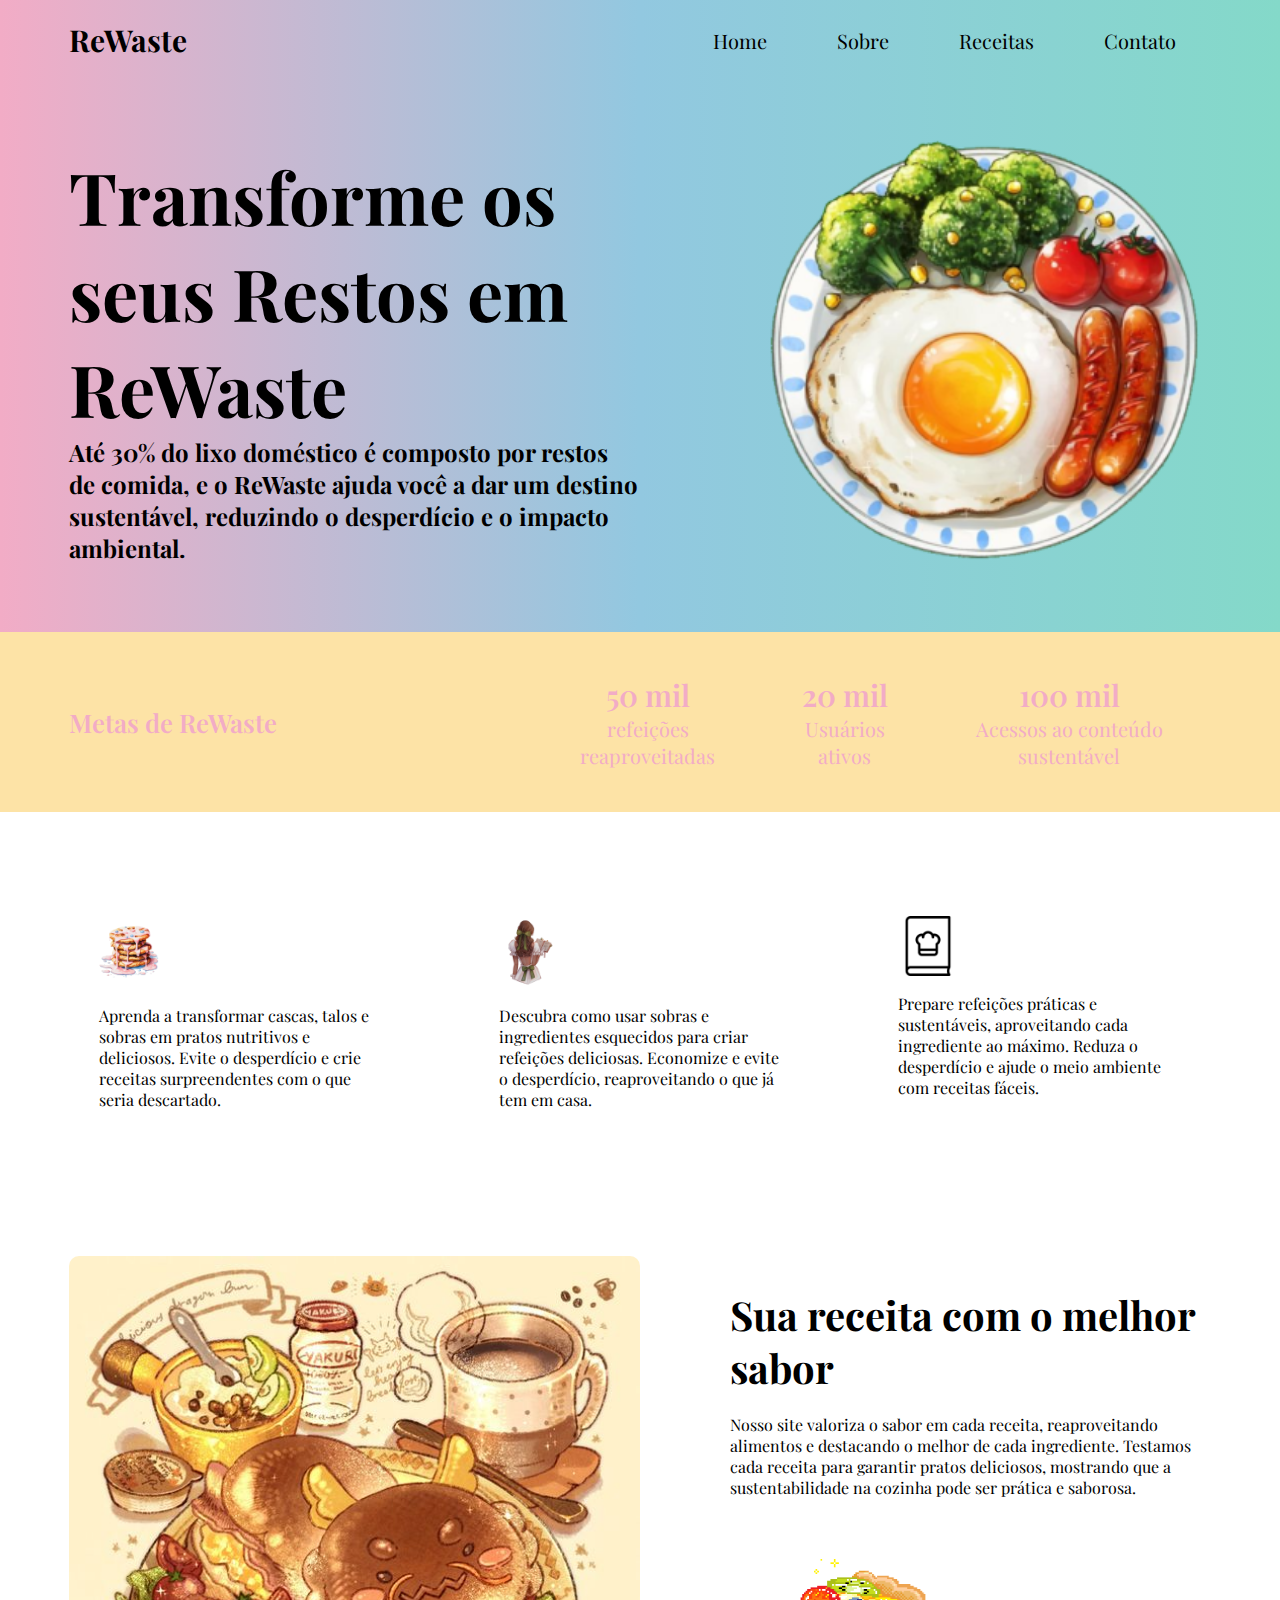
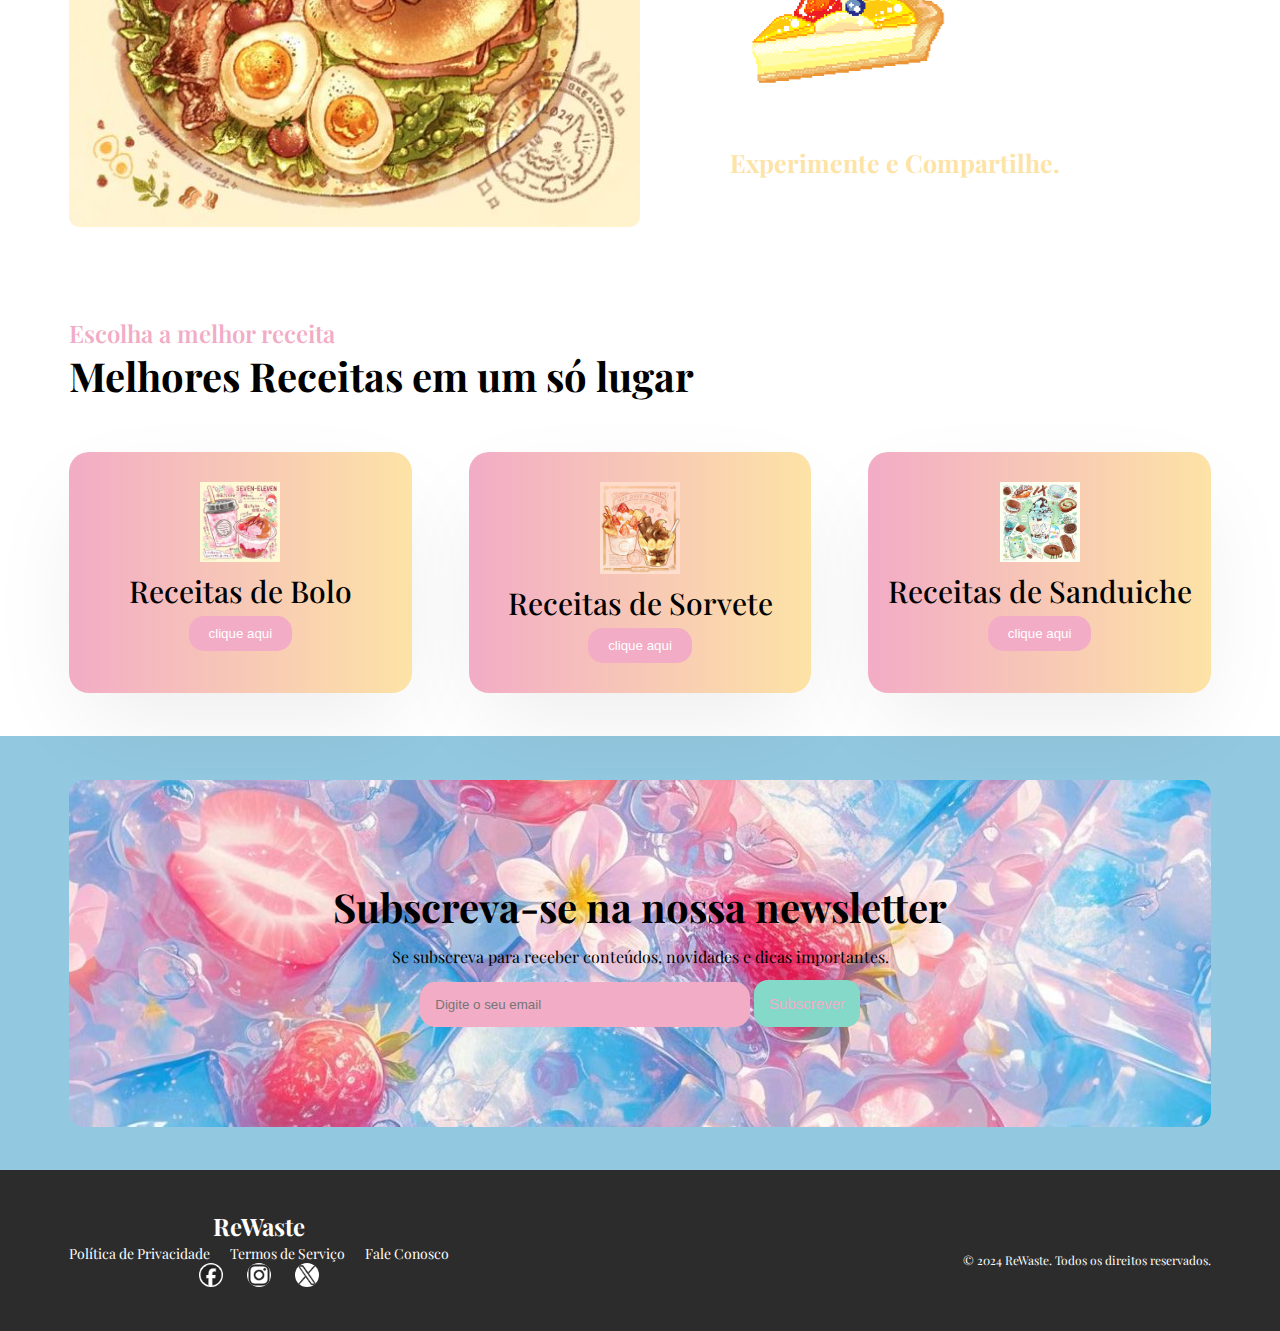
<file: index.html>
<!DOCTYPE html>
<html lang="pt-br">
<head>
    <meta charset="UTF-8">
    <meta http-equiv="X-UA-Compatible" content="IE=edge">
    <meta name="viewport" content="width=device-width, initial-scale=1.0">
    <link rel="stylesheet" href="css/style.css">
    <title>ReWaste</title>
</head>
<body>
    <div class="background-verde">
        <!--Header-->
        <header>
            <!-- Container -->
            <div class="container">
                <nav>
                    <div class="Logo">
                        <a href="index.html"> ReWaste</a>
                    </div>
                    <ul class="ul">
                        <li> <a href="#home"> Home </a></li>
                        <li> <a href="#food"> Sobre </a></li>
                        <li> <a href="receitas.html"> Receitas </a></li>
                        <li> <a href="#Footer"> Contato </a></li>
                    </ul>
                    <div class="menu-icon">
                        <img src="img/menu.png" alt="icone de menu">
                    </div>
                </nav>
            </div>
            <!-- End Container -->
        </header>
        <!-- End header -->
        <!--Main-->
         <Main>
            <div class="container">
                <div class="Main-text" id="home">
                    <h1>Transforme os seus Restos em ReWaste</h1>
                    <h2>Até 30% do lixo doméstico é composto por restos de comida, e o ReWaste ajuda você a dar um destino sustentável, reduzindo o desperdício e o impacto ambiental.</h2>
                </div>
                <div class="Main-img">
                    <img src="img/ComidaReaproveitada.png" alt="comida do site">
                </div>
            </div>
         </Main>
        <!--End Main-->
    </div>
    <!--End BackGround Verde-->
    <!--Resultados-->
    <section class="Resultados">
    <!--Container-->
        <div class="container">
            <div class="resultados-text">
                Metas de ReWaste
            </div>
            <div class="resultados-numero">
                <p>
                    <span>50 mil</span> <br>
                    refeições reaproveitadas
                </p>

                <p>
                    <span>20 mil</span> <br>
                    Usuários ativos
                </p>

                <p>
                    <span>100 mil</span> <br>
                    Acessos ao conteúdo sustentável
                </p>
            </div>
        </div>
    <!--End Container-->
    </section>
    <!--End Resultados-->
    <!--Diferencias-->
    <section class="diferenciais">
        <div class="container">
            <div class="card">
                <img src="img/cookie.png" alt="imagem de um cookie">
                <h3 class="titulo"></h3>
                <p>
                    Aprenda a transformar cascas, talos e sobras em pratos nutritivos e deliciosos. 
                    Evite o desperdício e crie receitas surpreendentes com o que seria descartado.
                </p>
            </div>
            <div class="card">
                <img src="img/Moça Dona de casa.png" alt="uma dona de casa lendo Receitas">
                <h3 class="titulo"></h3>
                <p>
                    Descubra como usar sobras e ingredientes esquecidos para criar refeições deliciosas. 
                    Economize e evite o desperdício, reaproveitando o que já tem em casa.
                </p>
            </div>
            <div class="card">
                <img src="img/receita.png" alt="um livro de Receitas">
                <h3 class="titulo"></h3>
                <p>
                    Prepare refeições práticas e sustentáveis, aproveitando cada ingrediente ao máximo. 
                    Reduza o desperdício e ajude o meio ambiente com receitas fáceis.
                </p>
            </div>
        </div>
    </section>
    <!--End Diferencias-->
    <!--Food-->
    <section class="Food" id="food">
        <div class="container">
            <div class="food-img">
                <img src="img/b347c25bb2dd7f99d8ae9bc0c631494c.jpg" alt="imagem fofa de comida">
            </div>
            <div class="food-texto">
                <h2>Sua receita com o melhor sabor</h2>
                <p>
                    Nosso site valoriza o sabor em cada receita, reaproveitando alimentos e destacando o melhor de cada ingrediente. 
                    Testamos cada receita para garantir pratos deliciosos, mostrando que a sustentabilidade na cozinha pode ser prática e saborosa.
                </p>
                <img src="img/boloanimado.gif" alt="só um teste por enquanto até eu achar uma melhor">
                <p>
                    <b>Experimente e Compartilhe.</b>
                </p>
            </div>
        </div>
    </section>
    <!--End Food-->
    <!--Melhores receitas-->
    <section class="melhores-receitas">
        <div class="container">
            <p class="rosa">Escolha a melhor receita</p>
            <h2>Melhores Receitas em um só lugar</h2>
            <div class="cards">
                <!--card item-->
                <div class="card-item">
                    <img src="img/94cdff14814604585dc1d610a2d26efa.jpg" alt="imagem de uma comida bonita">
                    <p class="food-food">Receitas de Bolo</p>
                    <button>clique aqui</button>
                </div>
                <!--end card item 1-->
                <!--card item 2-->
                <div class="card-item">
                    <img src="img/6dbd59eb0757163da42a713de445261e.jpg" alt="imagem de comida fofa">
                    <p class="food-food">Receitas de Sorvete</p>
                    <button>clique aqui</button>
                </div>
                <!--end card item 2-->
                <!--card item 3-->
                <div class="card-item">
                    <img src="img/a12802b670f5c7b9e4377c60c40ff31d.jpg" alt="imagem de comida neutra">
                    <p class="food-food">Receitas de Sanduiche</p>
                    <button>clique aqui</button>
                </div>
                <!--end card item 3-->
            </div>
        </div>
    </section>
    <!--end Melhores receitas-->
    <!--Newsletter-->
    <section class="newsLetter">
        <div class="container">
            <div class="box-newsLetter">
                <h2>Subscreva-se na nossa newsletter</h2>
                <p>Se subscreva para receber conteúdos, novidades e dicas importantes.</p>
                <form>
                    <input type="email" placeholder="Digite o seu email">
                    <button>Subscrever</button>
                </form>
            </div>
        </div>
    </section>
    <!--end Newsletter-->
    <!--Footer-->
<footer class="footer" id="Footer">
    <div class="container">
        <div class="footer-content">
            <div class="footer-logo">
                <a href="index.html">ReWaste</a>
            </div>
            <ul class="footer-links">
                <li> <a href="termos.html">Política de Privacidade</a></li>
                <li> <a href="termos.html">Termos de Serviço</a></li>
                <li> <a href="#">Fale Conosco</a></li>
            </ul>
            <div class="footer-social">
                <a href="#"><img src="img/Footer/facebook.png" alt="Facebook" class="icon-ground"></a>
                <a href="#"><img src="img/Footer/instagram.png" alt="Instagram" class="icon-ground"></a>
                <a href="#"><img src="img/Footer/x-twitter.png" alt="Twitter" class="icon-ground"></a>
            </div>
        </div>
        <div class="footer-bottom">
            <p>&copy; 2024 ReWaste. Todos os direitos reservados.</p>
        </div>
    </div>
</footer>
<!--End Footer-->
    <script src="js/main.js"></script>
</body>
</html>
</file>
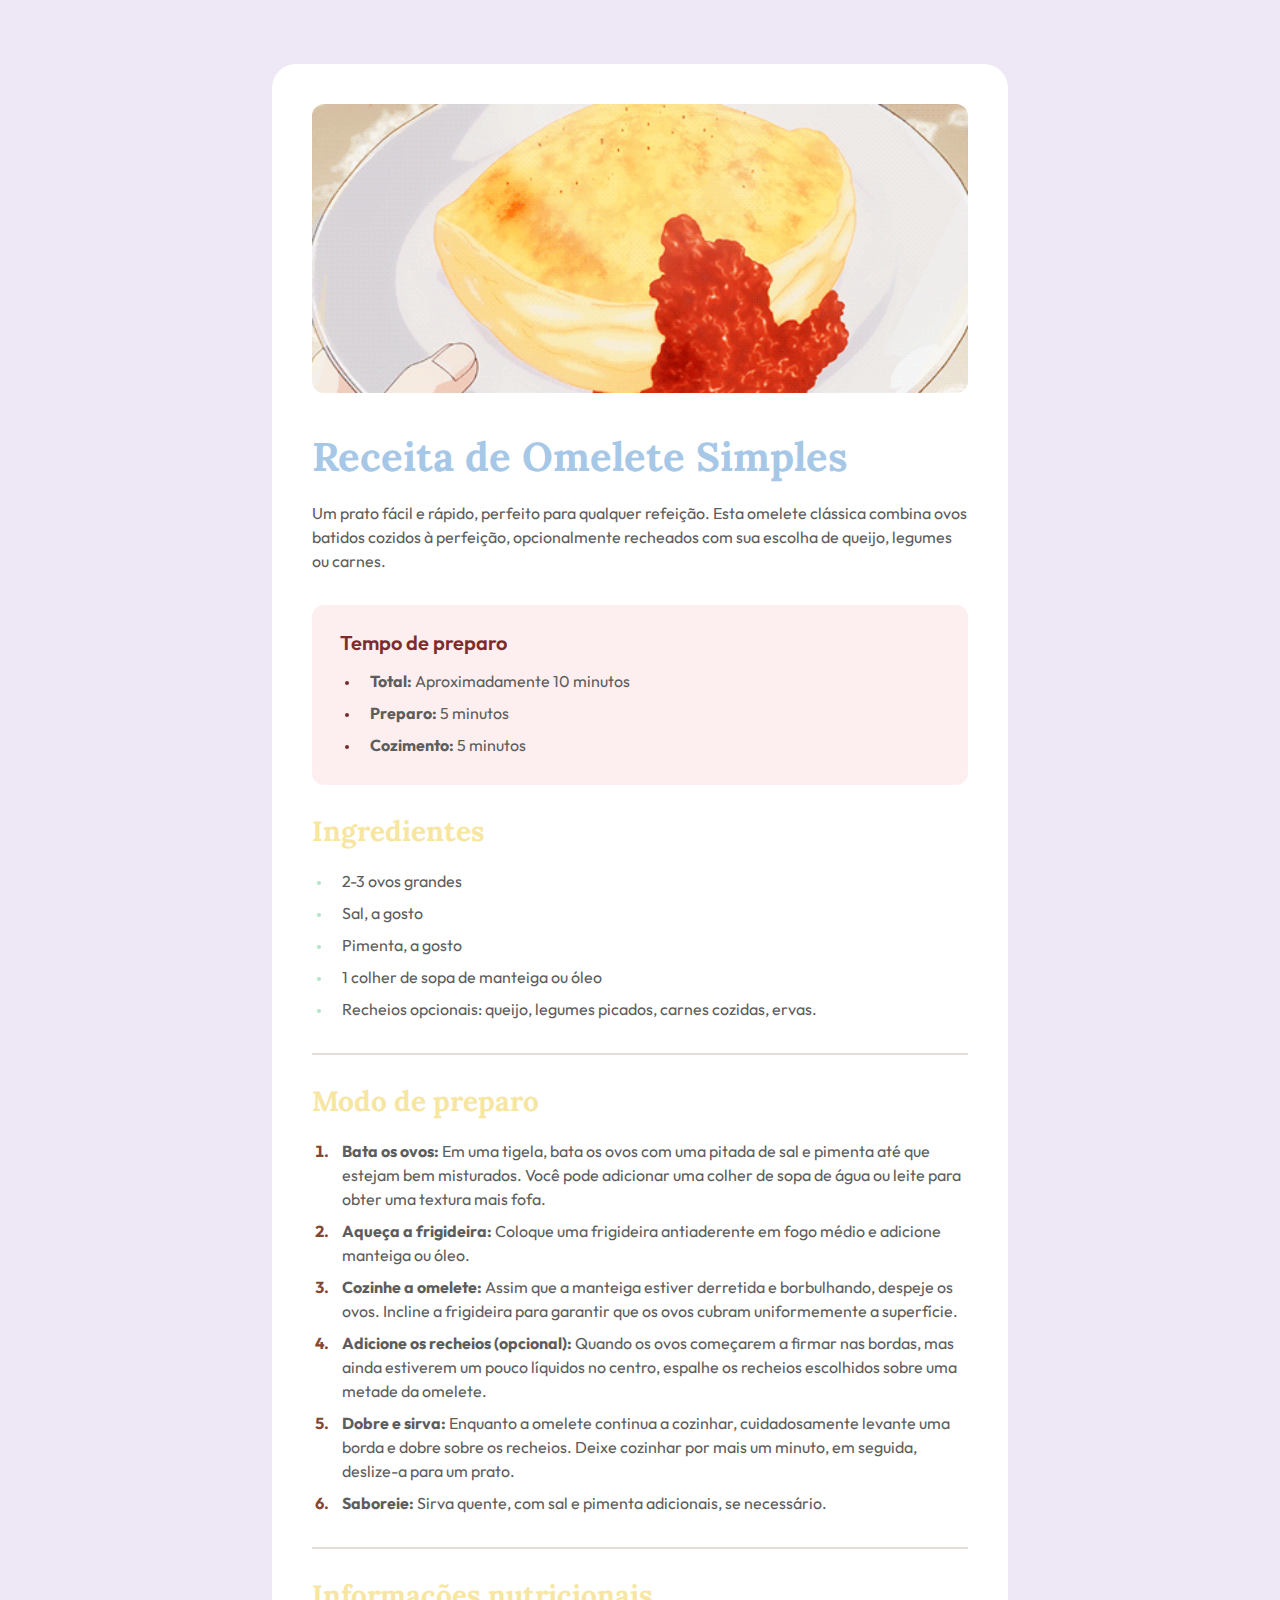
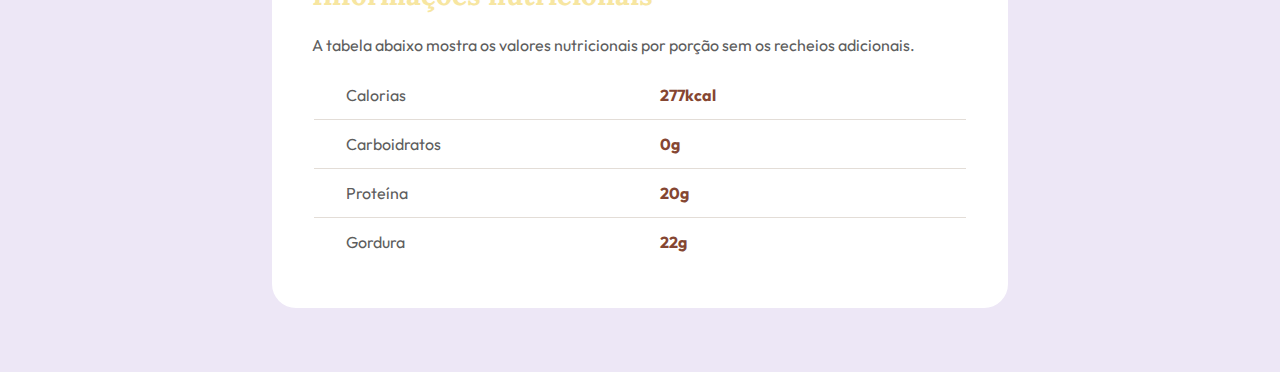
<file: receita1.html>
<!DOCTYPE html>
<html lang="pt-BR">
<head>
    <meta charset="UTF-8">
    <meta name="viewport" content="width=device-width, initial-scale=1.0">
    <link rel="preconnect" href="https://fonts.googleapis.com">
    <link rel="preconnect" href="https://fonts.gstatic.com" crossorigin>
    <link href="https://fonts.googleapis.com/css2?family=Lora:ital,wght@0,400..700;1,400..700&family=Outfit:wght@100..900&display=swap" rel="stylesheet">
    <link rel="stylesheet" href="css/corporeceita.css">
    <title>Receita de Omelete</title>
</head>
<body>
    <div>
        <img src="./img/omeletinho.gif" alt="imagem de um omelete recheado de folhas verdes e legumes">
        <h1>Receita de Omelete Simples</h1>
        <p>Um prato fácil e rápido, perfeito para qualquer refeição. Esta omelete clássica combina ovos batidos cozidos à perfeição, opcionalmente recheados com sua escolha de queijo, legumes ou carnes.</p>

        <div class="tempo">
            <h2>Tempo de preparo</h2>

            <ul>
                <li>
                    <strong>Total:</strong> Aproximadamente 10 minutos
                </li>
                <li>
                    <strong>Preparo:</strong> 5 minutos
                </li>
                <li>
                    <strong>Cozimento:</strong> 5 minutos
                </li>
            </ul>
        </div>

        <div class="ingredientes">
            <h2>Ingredientes</h2>

            <ul>
                <li>2-3 ovos grandes</li>
                <li>Sal, a gosto</li>
                <li>Pimenta, a gosto</li>
                <li>1 colher de sopa de manteiga ou óleo</li>
                <li>Recheios opcionais: queijo, legumes picados, carnes cozidas, ervas.</li>
            </ul>
        </div>

        <hr>

        <div class="modo">
            <h2>Modo de preparo</h2>

            <ol>
                <li>
                    <strong>Bata os ovos:</strong> Em uma tigela, bata os ovos com uma pitada de sal e pimenta até que estejam bem misturados. Você pode adicionar uma colher de sopa de água ou leite para obter uma textura mais fofa.
                </li>
                <li>
                    <strong>Aqueça a frigideira:</strong> Coloque uma frigideira antiaderente em fogo médio e adicione manteiga ou óleo.
                </li>
                <li>
                    <strong>Cozinhe a omelete:</strong> Assim que a manteiga estiver derretida e borbulhando, despeje os ovos. Incline a frigideira para garantir que os ovos cubram uniformemente a superfície.
                </li>
                <li>
                    <strong>Adicione os recheios (opcional):</strong> Quando os ovos começarem a firmar nas bordas, mas ainda estiverem um pouco líquidos no centro, espalhe os recheios escolhidos sobre uma metade da omelete.
                </li>
                <li>
                    <strong>Dobre e sirva:</strong> Enquanto a omelete continua a cozinhar, cuidadosamente levante uma borda e dobre sobre os recheios. Deixe cozinhar por mais um minuto, em seguida, deslize-a para um prato.
                </li>
                <li>
                    <strong>Saboreie:</strong> Sirva quente, com sal e pimenta adicionais, se necessário.
                </li>
            </ol>
        </div>

        <hr>

        <div class="informacoes">
            <h2>Informações nutricionais</h2>

            <p>A tabela abaixo mostra os valores nutricionais por porção sem os recheios adicionais.</p>

            <table>
                <tr>
                    <th>Calorias</th>
                    <td>277kcal</td>
                </tr>
                <tr>
                    <th>Carboidratos</th>
                    <td>0g</td>
                </tr>
                <tr>
                    <th>Proteína</th>
                    <td>20g</td>
                </tr>
                <tr>
                    <th>Gordura</th>
                    <td>22g</td>
                </tr>
            </table>
        </div>
    </div>
</body>
</html>
</file>
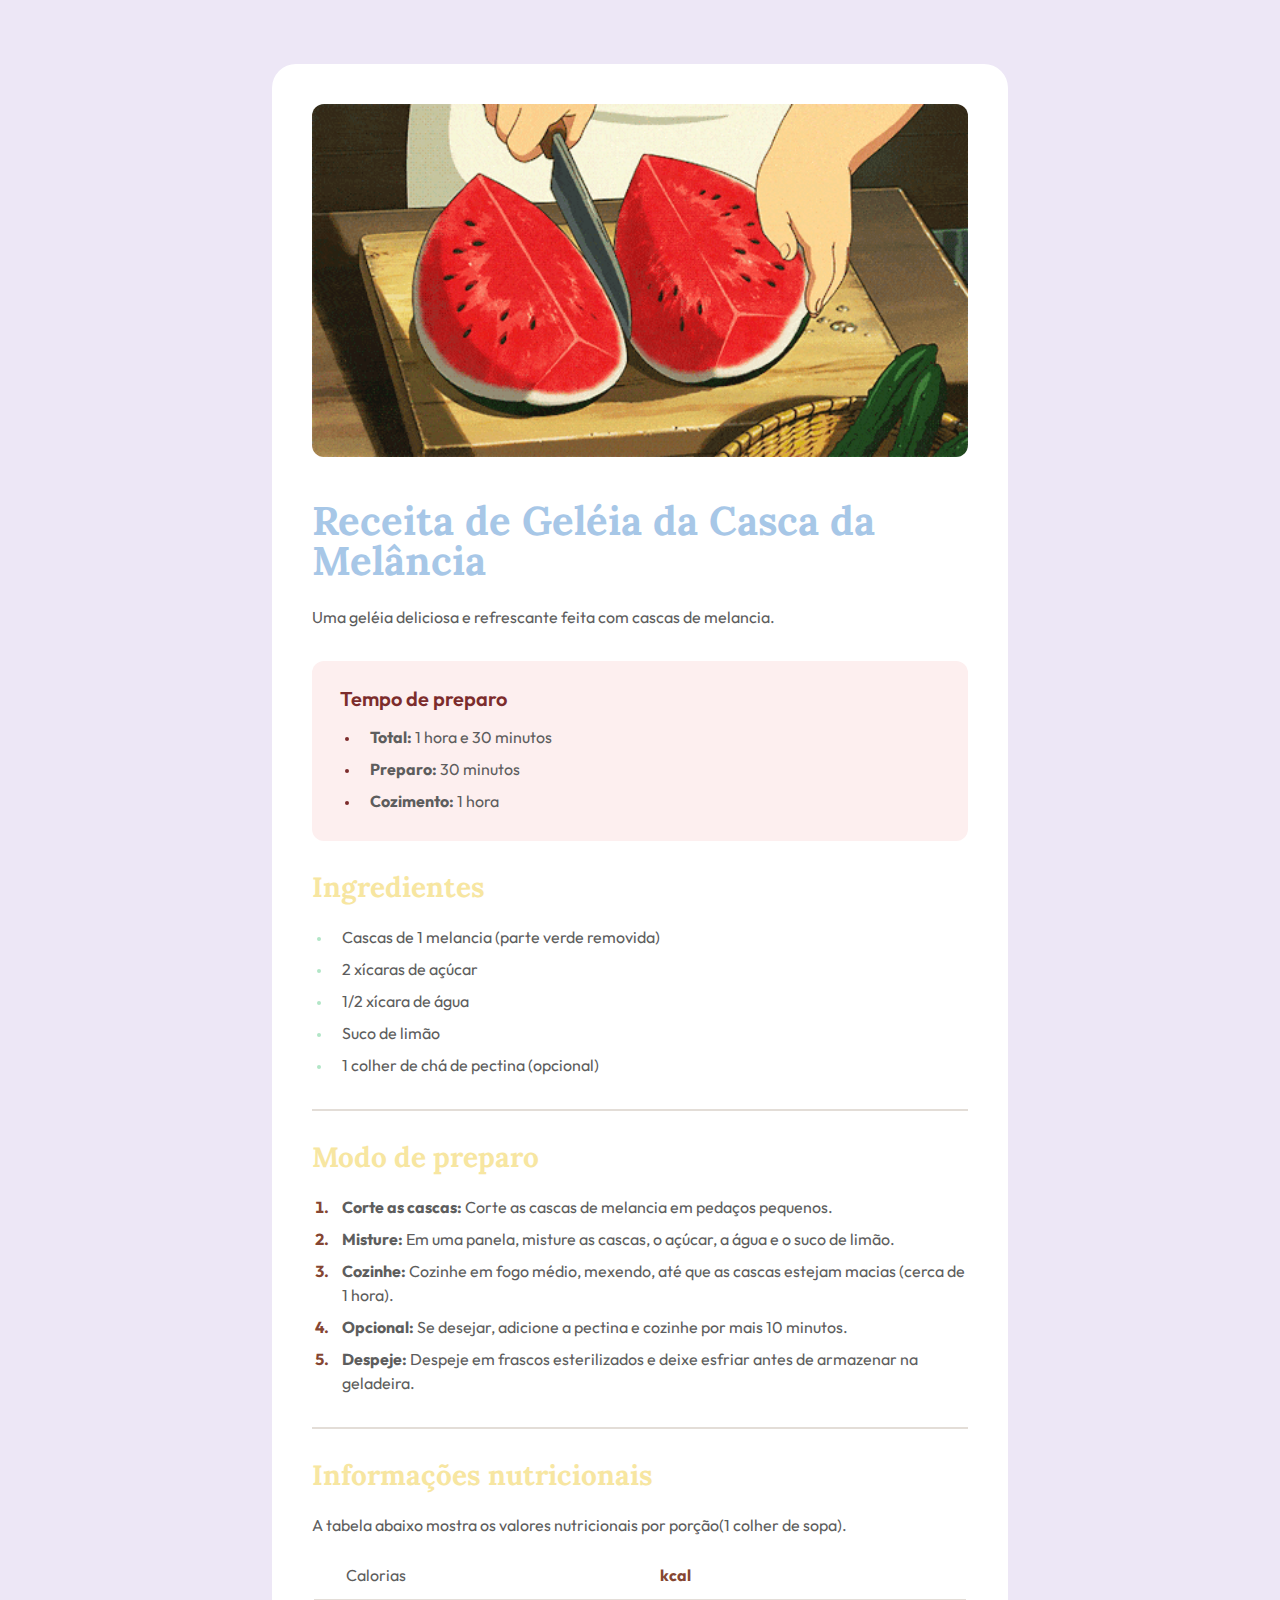
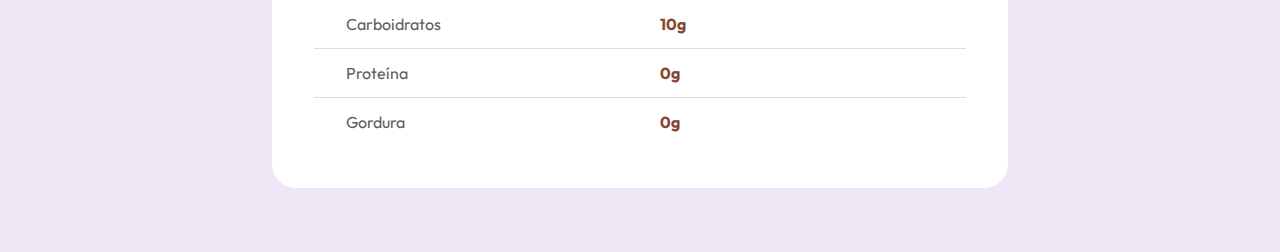
<file: receita10.html>
<!DOCTYPE html>
<html lang="pt-BR">
<head>
    <meta charset="UTF-8">
    <meta name="viewport" content="width=device-width, initial-scale=1.0">
    <link rel="preconnect" href="https://fonts.googleapis.com">
    <link rel="preconnect" href="https://fonts.gstatic.com" crossorigin>
    <link href="https://fonts.googleapis.com/css2?family=Lora:ital,wght@0,400..700;1,400..700&family=Outfit:wght@100..900&display=swap" rel="stylesheet">
    <link rel="stylesheet" href="css/corporeceita.css">
    <title>Receita de Geleia da casca da melância</title>
</head>
<body>
    <div>
        <img src="./img/watermellon.gif" alt="imagem de um omelete recheado de folhas verdes e legumes">
        <h1>Receita de Geléia da Casca da Melância</h1>
        <p>Uma geléia deliciosa e refrescante feita com cascas de melancia.</p>

        <div class="tempo">
            <h2>Tempo de preparo</h2>

            <ul>
                <li>
                    <strong>Total:</strong> 1 hora e 30 minutos
                </li>
                <li>
                    <strong>Preparo:</strong> 30 minutos
                </li>
                <li>
                    <strong>Cozimento:</strong> 1 hora
                </li>
            </ul>
        </div>

        <div class="ingredientes">
            <h2>Ingredientes</h2>

            <ul>
                <li>Cascas de 1 melancia (parte verde removida)</li>
                <li>2 xícaras de açúcar</li>
                <li>1/2 xícara de água</li>
                <li>Suco de limão</li>
                <li>1 colher de chá de pectina (opcional)</li>
            </ul>
        </div>

        <hr>

        <div class="modo">
            <h2>Modo de preparo</h2>

            <ol>
                <li>
                    <strong>Corte as cascas:</strong> Corte as cascas de melancia em pedaços pequenos.
                </li>
                <li>
                    <strong>Misture:</strong> Em uma panela, misture as cascas, o açúcar, a água e o suco de limão.
                </li>
                <li>
                    <strong>Cozinhe:</strong> Cozinhe em fogo médio, mexendo, até que as cascas estejam macias (cerca de 1 hora).
                </li>
                <li>
                    <strong>Opcional:</strong> Se desejar, adicione a pectina e cozinhe por mais 10 minutos.
                </li>
                <li>
                    <strong>Despeje:</strong> Despeje em frascos esterilizados e deixe esfriar antes de armazenar na geladeira.
                </li>
            </ol>
        </div>

        <hr>

        <div class="informacoes">
            <h2>Informações nutricionais</h2>

            <p>A tabela abaixo mostra os valores nutricionais por porção(1 colher de sopa).</p>

            <table>
                <tr>
                    <th>Calorias</th>
                    <td>kcal</td>
                </tr>
                <tr>
                    <th>Carboidratos</th>
                    <td>10g</td>
                </tr>
                <tr>
                    <th>Proteína</th>
                    <td>0g</td>
                </tr>
                <tr>
                    <th>Gordura</th>
                    <td>0g</td>
                </tr>
            </table>
        </div>
    </div>
</body>
</html>
</file>
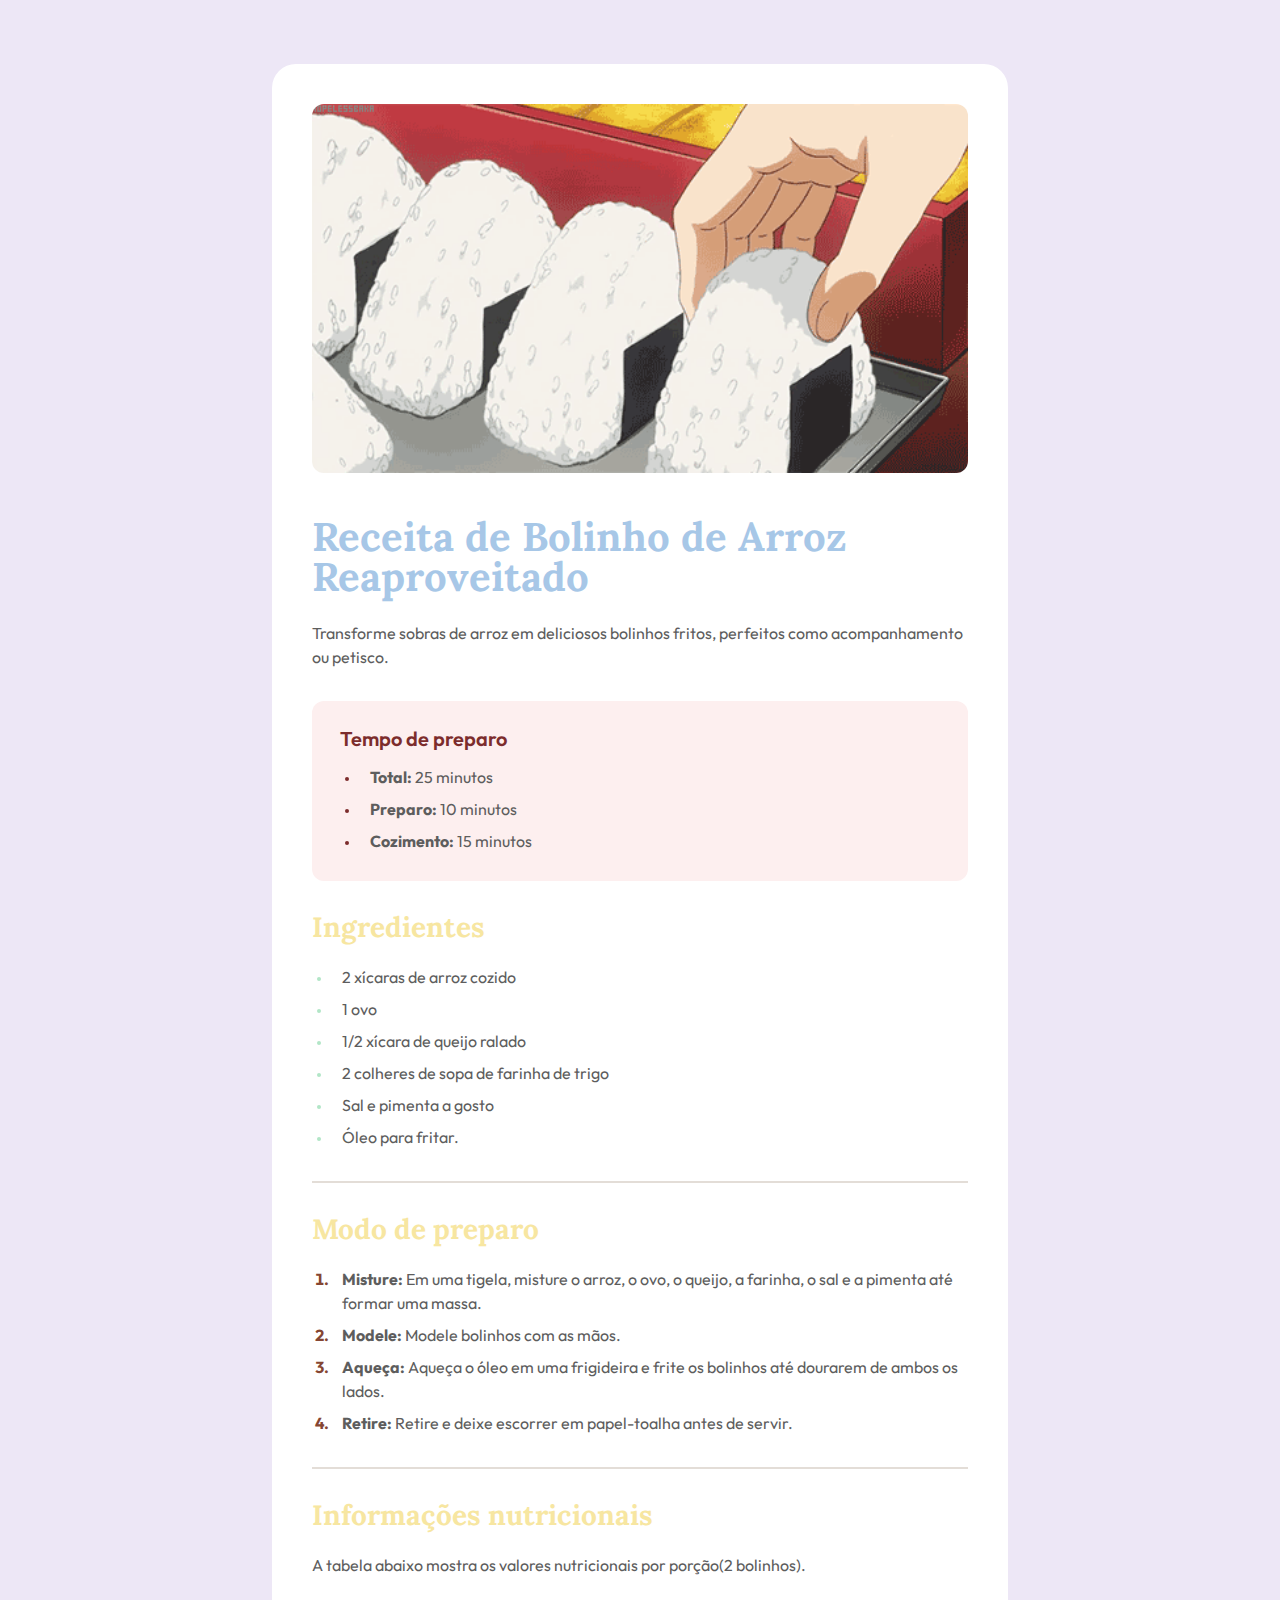
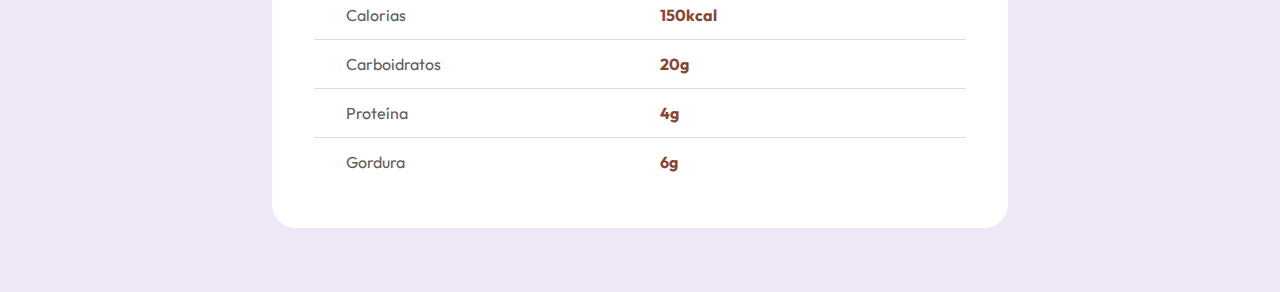
<file: receita2.html>
<!DOCTYPE html>
<html lang="pt-BR">
<head>
    <meta charset="UTF-8">
    <meta name="viewport" content="width=device-width, initial-scale=1.0">
    <link rel="preconnect" href="https://fonts.googleapis.com">
    <link rel="preconnect" href="https://fonts.gstatic.com" crossorigin>
    <link href="https://fonts.googleapis.com/css2?family=Lora:ital,wght@0,400..700;1,400..700&family=Outfit:wght@100..900&display=swap" rel="stylesheet">
    <link rel="stylesheet" href="css/corporeceita.css">
    <title>Receita de bolinho de arroz</title>
</head>
<body>
    <div>
        <img src="./img/bolinhodearroz.gif" alt="imagem de um omelete recheado de folhas verdes e legumes">
        <h1>Receita de Bolinho de Arroz Reaproveitado</h1>
        <p>Transforme sobras de arroz em deliciosos bolinhos fritos, perfeitos como acompanhamento ou petisco.</p>

        <div class="tempo">
            <h2>Tempo de preparo</h2>

            <ul>
                <li>
                    <strong>Total:</strong> 25 minutos
                </li>
                <li>
                    <strong>Preparo:</strong> 10 minutos
                </li>
                <li>
                    <strong>Cozimento:</strong> 15 minutos
                </li>
            </ul>
        </div>

        <div class="ingredientes">
            <h2>Ingredientes</h2>

            <ul>
                <li>2 xícaras de arroz cozido</li>
                <li>1 ovo</li>
                <li>1/2 xícara de queijo ralado</li>
                <li>2 colheres de sopa de farinha de trigo</li>
                <li>Sal e pimenta a gosto</li>
                <li>Óleo para fritar.</li>
            </ul>
        </div>

        <hr>

        <div class="modo">
            <h2>Modo de preparo</h2>

            <ol>
                <li>
                    <strong>Misture:</strong> Em uma tigela, misture o arroz, o ovo, o queijo, a farinha, o sal e a pimenta até formar uma massa.
                </li>
                <li>
                    <strong>Modele:</strong> Modele bolinhos com as mãos.
                </li>
                <li>
                    <strong>Aqueça:</strong> Aqueça o óleo em uma frigideira e frite os bolinhos até dourarem de ambos os lados.
                </li>
                <li>
                    <strong>Retire:</strong> Retire e deixe escorrer em papel-toalha antes de servir.
                </li>
            </ol>
        </div>

        <hr>

        <div class="informacoes">
            <h2>Informações nutricionais</h2>

            <p>A tabela abaixo mostra os valores nutricionais por porção(2 bolinhos).</p>

            <table>
                <tr>
                    <th>Calorias</th>
                    <td>150kcal</td>
                </tr>
                <tr>
                    <th>Carboidratos</th>
                    <td>20g</td>
                </tr>
                <tr>
                    <th>Proteína</th>
                    <td>4g</td>
                </tr>
                <tr>
                    <th>Gordura</th>
                    <td>6g</td>
                </tr>
            </table>
        </div>
    </div>
</body>
</html>
</file>
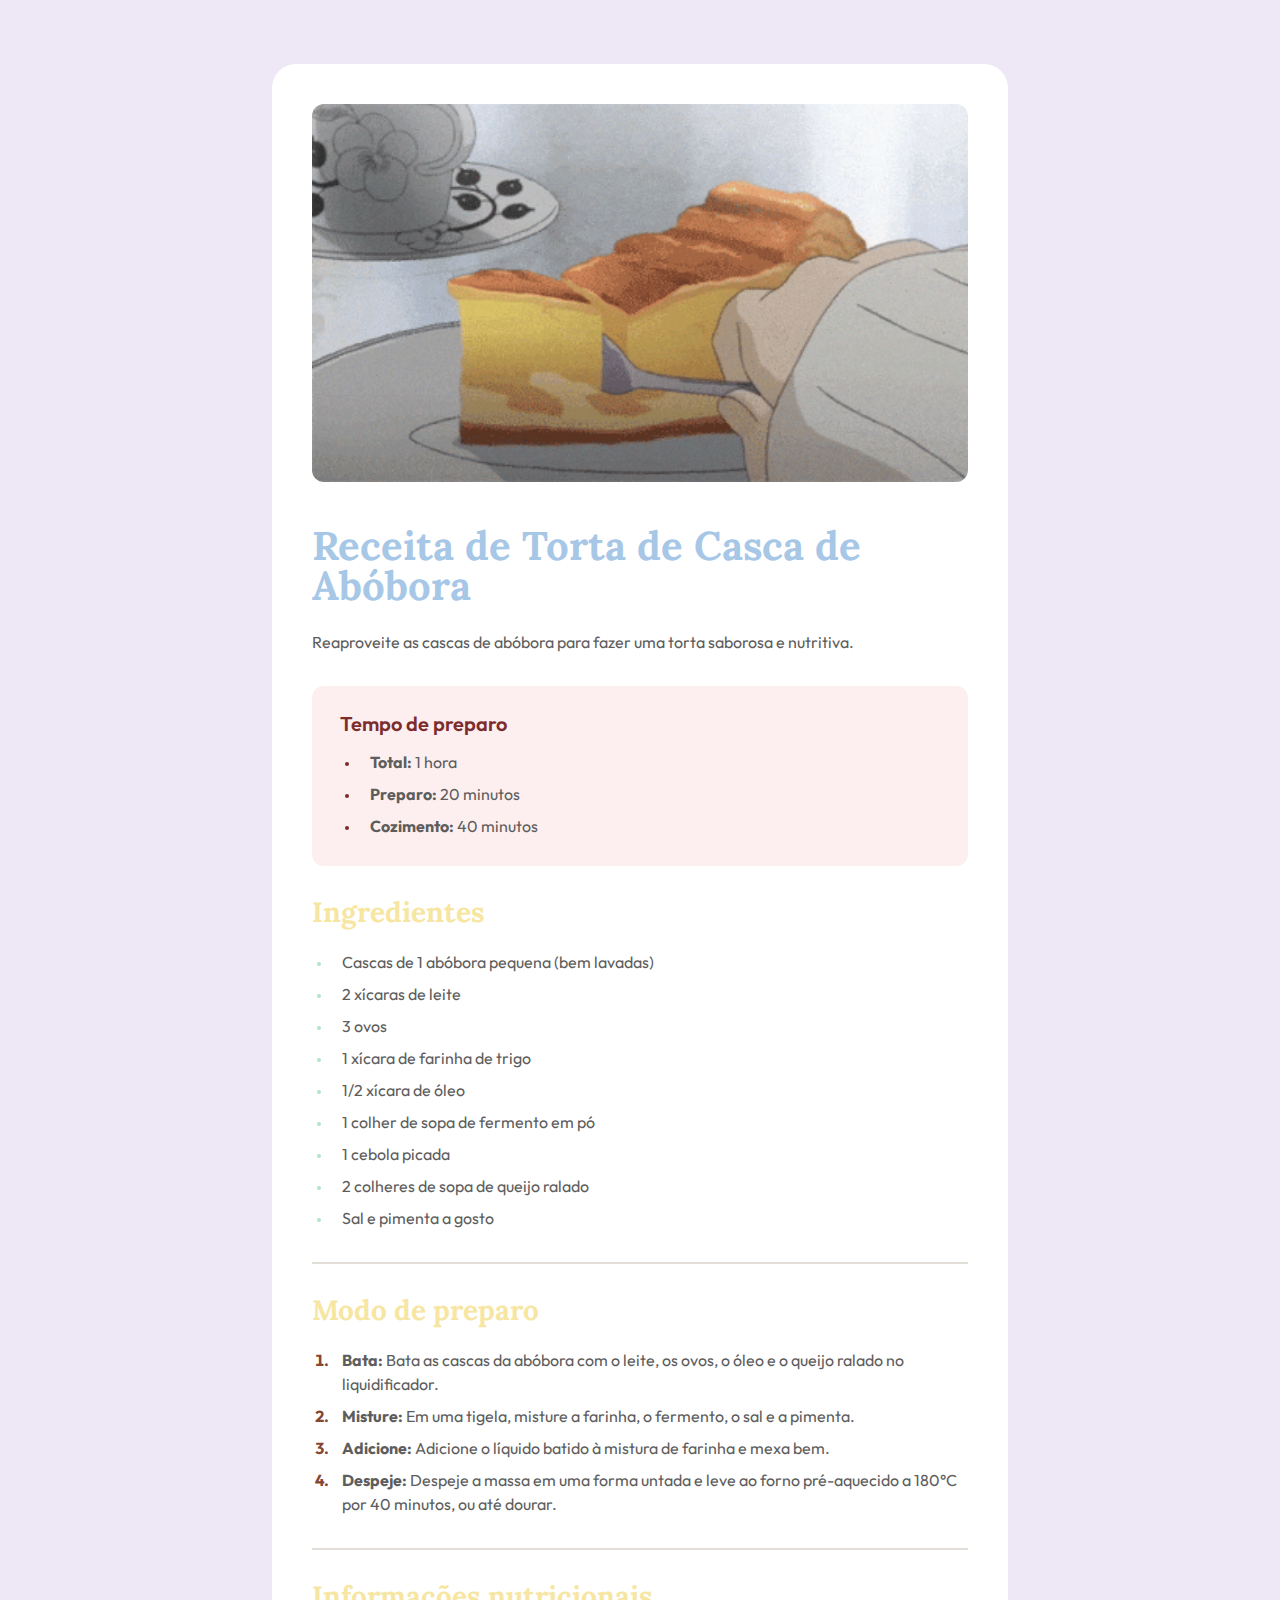
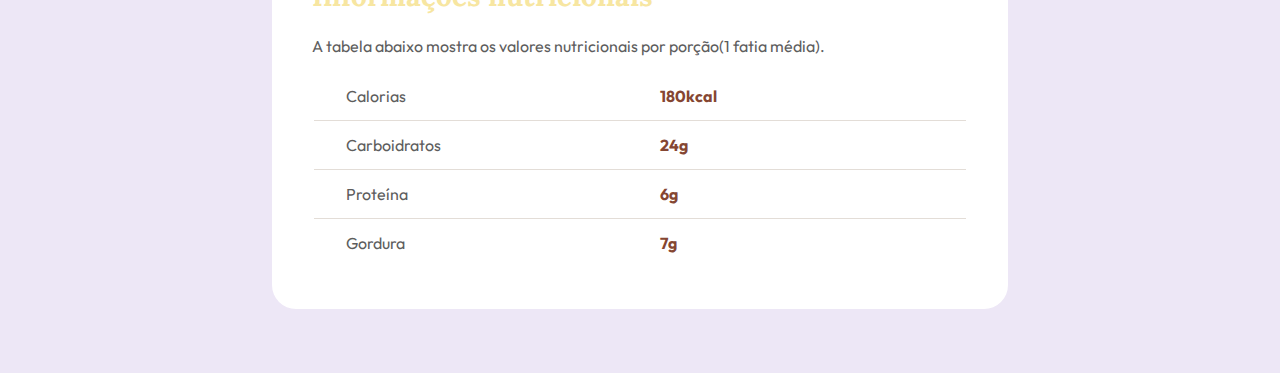
<file: receita3.html>
<!DOCTYPE html>
<html lang="pt-BR">
<head>
    <meta charset="UTF-8">
    <meta name="viewport" content="width=device-width, initial-scale=1.0">
    <link rel="preconnect" href="https://fonts.googleapis.com">
    <link rel="preconnect" href="https://fonts.gstatic.com" crossorigin>
    <link href="https://fonts.googleapis.com/css2?family=Lora:ital,wght@0,400..700;1,400..700&family=Outfit:wght@100..900&display=swap" rel="stylesheet">
    <link rel="stylesheet" href="css/corporeceita.css">
    <title>Receita de Torta</title>
</head>
<body>
    <div>
        <img src="./img/torta.gif" alt="imagem de um omelete recheado de folhas verdes e legumes">
        <h1>Receita de Torta de Casca de Abóbora</h1>
        <p>Reaproveite as cascas de abóbora para fazer uma torta saborosa e nutritiva.</p>
        <div class="tempo">
            <h2>Tempo de preparo</h2>

            <ul>
                <li>
                    <strong>Total:</strong> 1 hora
                </li>
                <li>
                    <strong>Preparo:</strong> 20 minutos
                </li>
                <li>
                    <strong>Cozimento:</strong> 40 minutos
                </li>
            </ul>
        </div>

        <div class="ingredientes">
            <h2>Ingredientes</h2>

            <ul>
                <li>Cascas de 1 abóbora pequena (bem lavadas)</li>
                <li>2 xícaras de leite</li>
                <li>3 ovos</li>
                <li>1 xícara de farinha de trigo</li>
                <li>1/2 xícara de óleo</li>
                <li>1 colher de sopa de fermento em pó</li>
                <li>1 cebola picada</li>
                <li>2 colheres de sopa de queijo ralado</li>
                <li>Sal e pimenta a gosto</li>
            </ul>
        </div>

        <hr>

        <div class="modo">
            <h2>Modo de preparo</h2>

            <ol>
                <li>
                    <strong>Bata:</strong> Bata as cascas da abóbora com o leite, os ovos, o óleo e o queijo ralado no liquidificador.
                <li>
                    <strong>Misture:</strong> Em uma tigela, misture a farinha, o fermento, o sal e a pimenta.
                </li>
                <li>
                    <strong>Adicione:</strong> Adicione o líquido batido à mistura de farinha e mexa bem.
                </li>
                <li>
                    <strong>Despeje:</strong> Despeje a massa em uma forma untada e leve ao forno pré-aquecido a 180°C por 40 minutos, ou até dourar.
                </li>
            </ol>
        </div>

        <hr>

        <div class="informacoes">
            <h2>Informações nutricionais</h2>

            <p>A tabela abaixo mostra os valores nutricionais por porção(1 fatia média).</p>

            <table>
                <tr>
                    <th>Calorias</th>
                    <td>180kcal</td>
                </tr>
                <tr>
                    <th>Carboidratos</th>
                    <td>24g</td>
                </tr>
                <tr>
                    <th>Proteína</th>
                    <td>6g</td>
                </tr>
                <tr>
                    <th>Gordura</th>
                    <td>7g</td>
                </tr>
            </table>
        </div>
    </div>
</body>
</html>
</file>
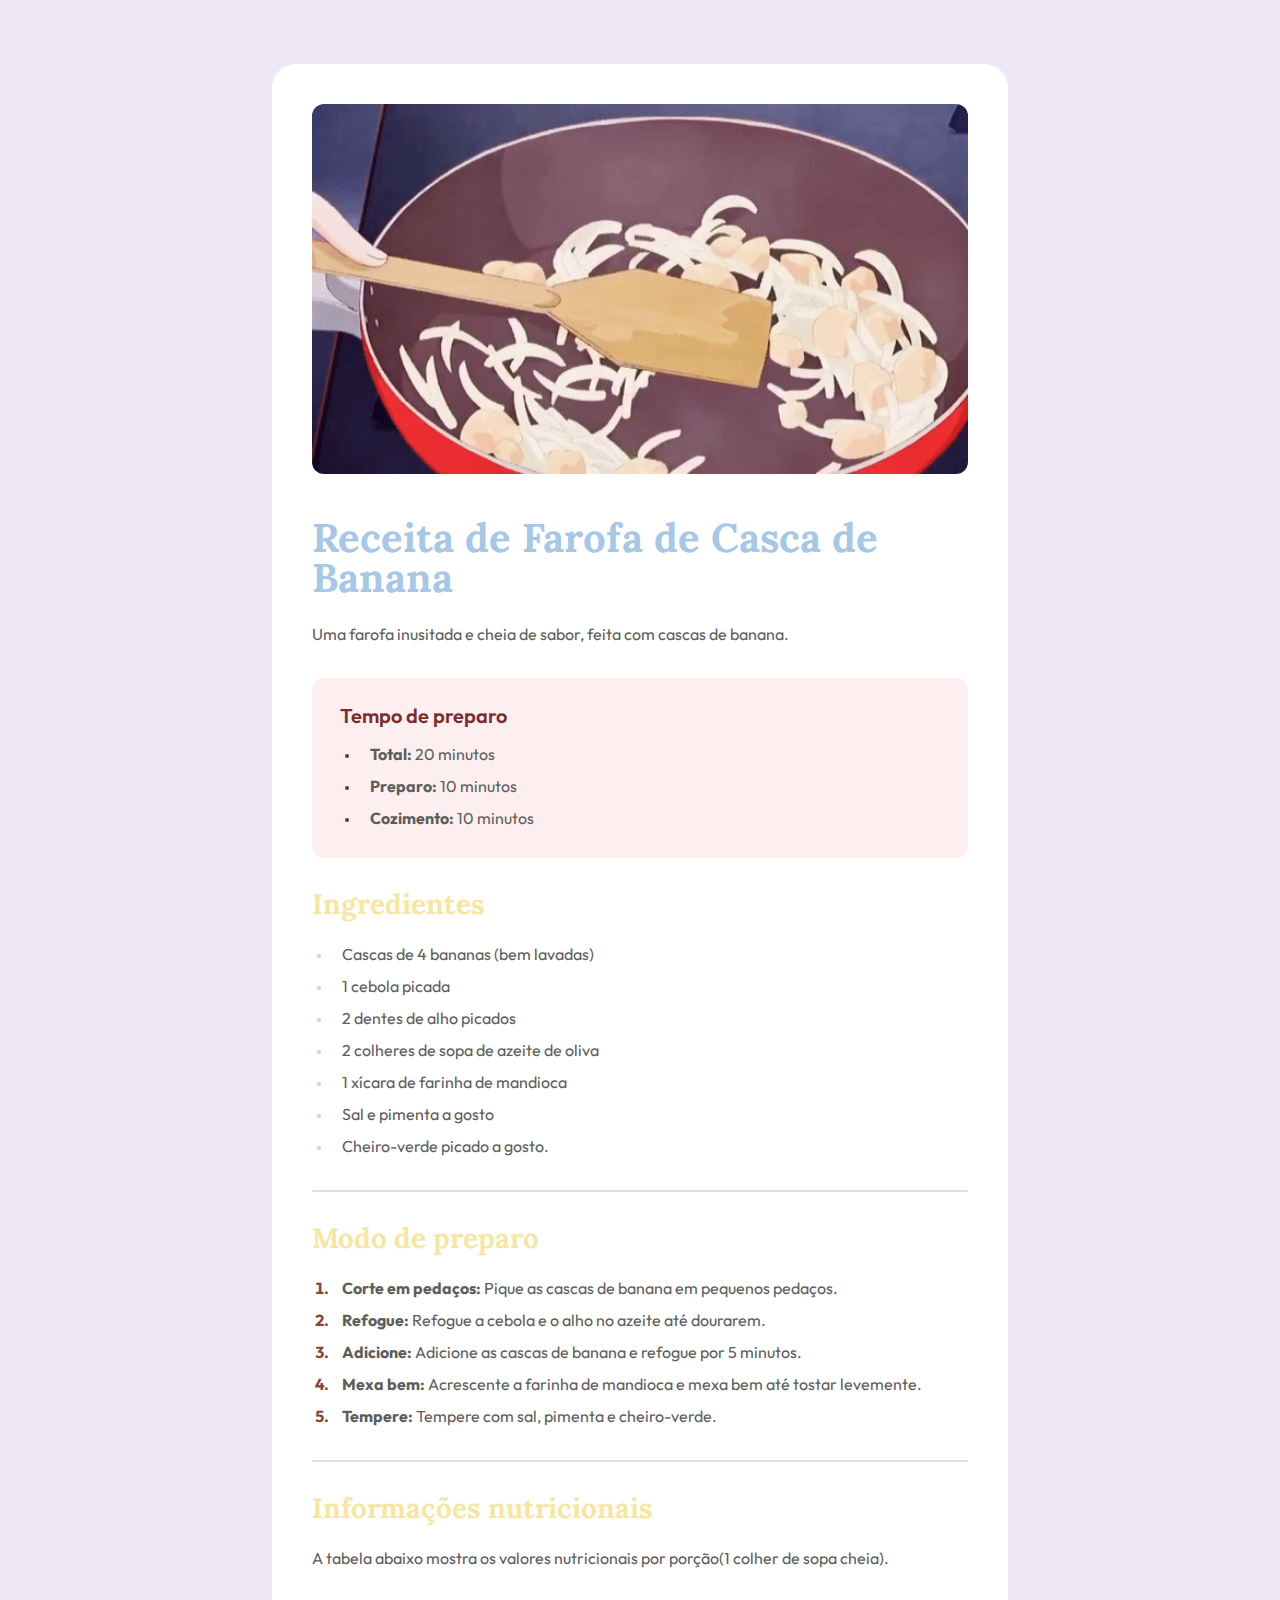
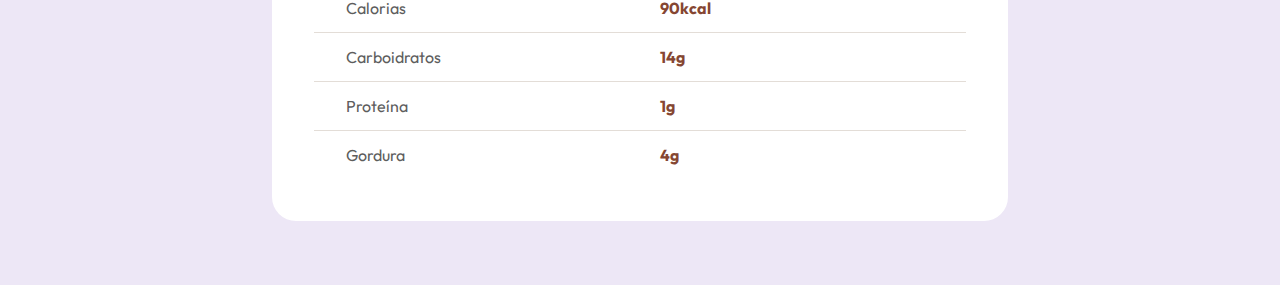
<file: receita5.html>
<!DOCTYPE html>
<html lang="pt-BR">
<head>
    <meta charset="UTF-8">
    <meta name="viewport" content="width=device-width, initial-scale=1.0">
    <link rel="preconnect" href="https://fonts.googleapis.com">
    <link rel="preconnect" href="https://fonts.gstatic.com" crossorigin>
    <link href="https://fonts.googleapis.com/css2?family=Lora:ital,wght@0,400..700;1,400..700&family=Outfit:wght@100..900&display=swap" rel="stylesheet">
    <link rel="stylesheet" href="css/corporeceita.css">
    <title>Receita de Farofa</title>
</head>
<body>
    <div>
        <img src="./img/farofadebanana.gif" alt="imagem de um omelete recheado de folhas verdes e legumes">
        <h1>Receita de Farofa de Casca de Banana</h1>
        <p>Uma farofa inusitada e cheia de sabor, feita com cascas de banana.</p>

        <div class="tempo">
            <h2>Tempo de preparo</h2>

            <ul>
                <li>
                    <strong>Total:</strong> 20 minutos
                </li>
                <li>
                    <strong>Preparo:</strong> 10 minutos
                </li>
                <li>
                    <strong>Cozimento:</strong> 10 minutos
                </li>
            </ul>
        </div>

        <div class="ingredientes">
            <h2>Ingredientes</h2>

            <ul>
                <li>Cascas de 4 bananas (bem lavadas)</li>
                <li>1 cebola picada</li>
                <li>2 dentes de alho picados</li>
                <li>2 colheres de sopa de azeite de oliva</li>
                <li>1 xícara de farinha de mandioca</li>
                <li>Sal e pimenta a gosto</li>
                <li>Cheiro-verde picado a gosto.</li>
            </ul>
        </div>

        <hr>

        <div class="modo">
            <h2>Modo de preparo</h2>

            <ol>
                <li>
                    <strong>Corte em pedaços:</strong> Pique as cascas de banana em pequenos pedaços.
                </li>
                <li>
                    <strong>Refogue:</strong> Refogue a cebola e o alho no azeite até dourarem.
                </li>
                <li>
                    <strong>Adicione:</strong> Adicione as cascas de banana e refogue por 5 minutos.
                </li>
                <li>
                    <strong>Mexa bem:</strong> Acrescente a farinha de mandioca e mexa bem até tostar levemente.
                </li>
                <li>
                    <strong>Tempere:</strong> Tempere com sal, pimenta e cheiro-verde.
                </li>
            </ol>
        </div>

        <hr>

        <div class="informacoes">
            <h2>Informações nutricionais</h2>

            <p>A tabela abaixo mostra os valores nutricionais por porção(1 colher de sopa cheia).</p>

            <table>
                <tr>
                    <th>Calorias</th>
                    <td>90kcal</td>
                </tr>
                <tr>
                    <th>Carboidratos</th>
                    <td>14g</td>
                </tr>
                <tr>
                    <th>Proteína</th>
                    <td>1g</td>
                </tr>
                <tr>
                    <th>Gordura</th>
                    <td>4g</td>
                </tr>
            </table>
        </div>
    </div>
</body>
</html>
</file>
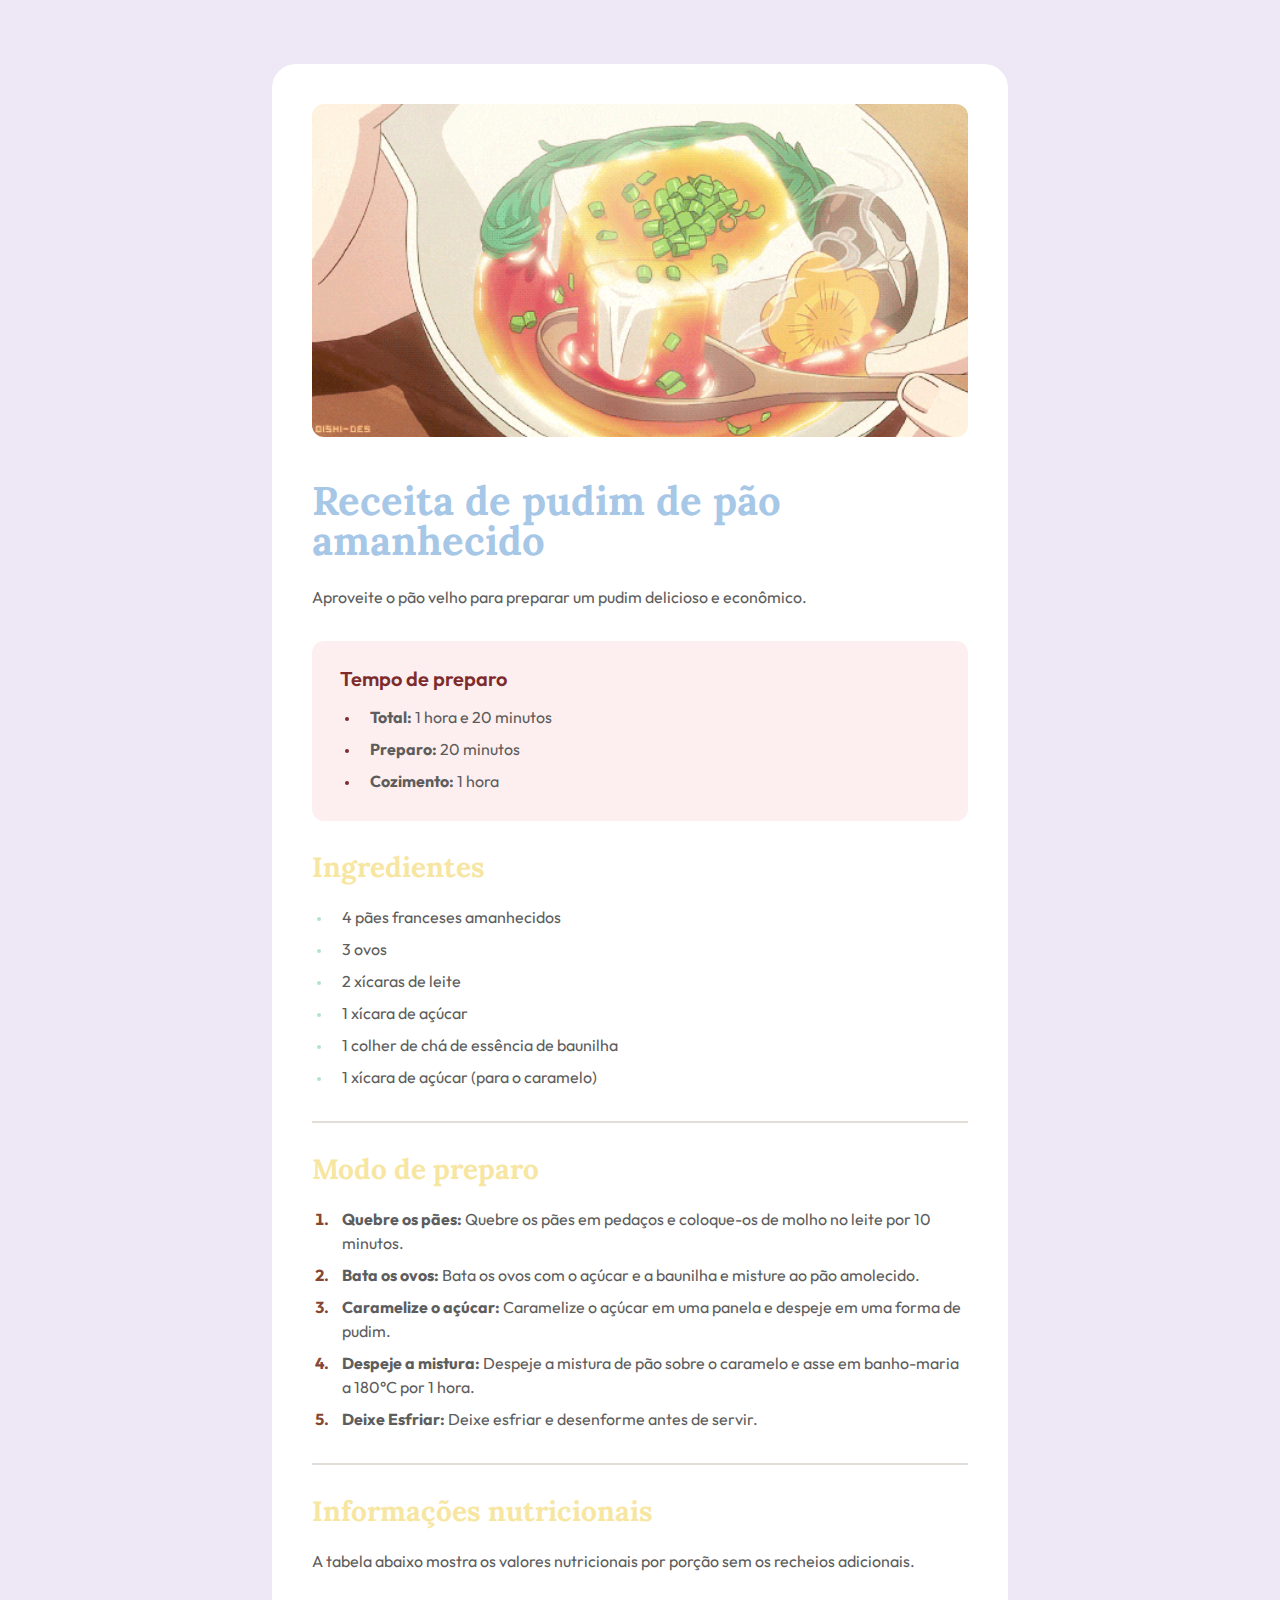
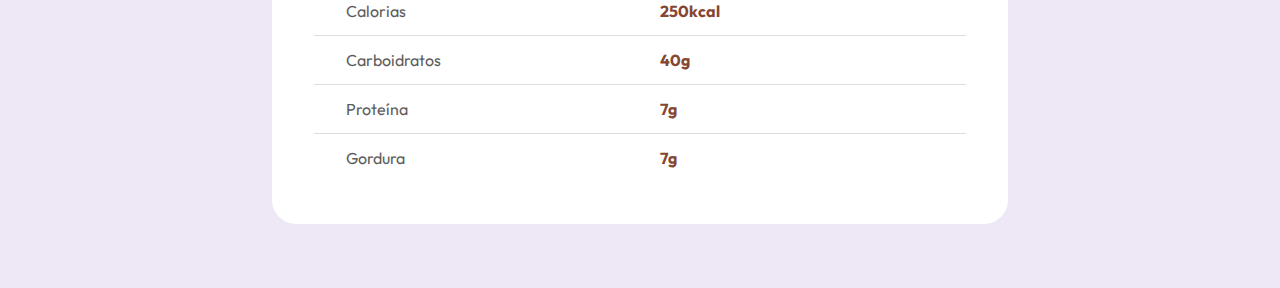
<file: receita6.html>
<!DOCTYPE html>
<html lang="pt-BR">
<head>
    <meta charset="UTF-8">
    <meta name="viewport" content="width=device-width, initial-scale=1.0">
    <link rel="preconnect" href="https://fonts.googleapis.com">
    <link rel="preconnect" href="https://fonts.gstatic.com" crossorigin>
    <link href="https://fonts.googleapis.com/css2?family=Lora:ital,wght@0,400..700;1,400..700&family=Outfit:wght@100..900&display=swap" rel="stylesheet">
    <link rel="stylesheet" href="css/corporeceita.css">
    <title>Receita de Pudim de pão</title>
</head>
<body>
    <div>
        <img src="./img/pudimdepao.gif" alt="imagem de um omelete recheado de folhas verdes e legumes">
        <h1>Receita de pudim de pão amanhecido</h1>
        <p>Aproveite o pão velho para preparar um pudim delicioso e econômico.</p>

        <div class="tempo">
            <h2>Tempo de preparo</h2>

            <ul>
                <li>
                    <strong>Total:</strong> 1 hora e 20 minutos
                </li>
                <li>
                    <strong>Preparo:</strong> 20 minutos
                </li>
                <li>
                    <strong>Cozimento:</strong> 1 hora
                </li>
            </ul>
        </div>

        <div class="ingredientes">
            <h2>Ingredientes</h2>

            <ul>
                <li>4 pães franceses amanhecidos</li>
                <li>3 ovos</li>
                <li>2 xícaras de leite</li>
                <li>1 xícara de açúcar</li>
                <li>1 colher de chá de essência de baunilha</li>
                <li>1 xícara de açúcar (para o caramelo)</li>
            </ul>
        </div>

        <hr>

        <div class="modo">
            <h2>Modo de preparo</h2>

            <ol>
                <li>
                    <strong>Quebre os pães:</strong> Quebre os pães em pedaços e coloque-os de molho no leite por 10 minutos.
                </li>
                <li>
                    <strong>Bata os ovos:</strong> Bata os ovos com o açúcar e a baunilha e misture ao pão amolecido.
                </li>
                <li>
                    <strong>Caramelize o açúcar:</strong>  Caramelize o açúcar em uma panela e despeje em uma forma de pudim.
                </li>
                <li>
                    <strong>Despeje a mistura:</strong> Despeje a mistura de pão sobre o caramelo e asse em banho-maria a 180°C por 1 hora.
                </li>
                <li>
                    <strong>Deixe Esfriar:</strong> Deixe esfriar e desenforme antes de servir.
                </li>
            </ol>
        </div>

        <hr>

        <div class="informacoes">
            <h2>Informações nutricionais</h2>

            <p>A tabela abaixo mostra os valores nutricionais por porção sem os recheios adicionais.</p>

            <table>
                <tr>
                    <th>Calorias</th>
                    <td>250kcal</td>
                </tr>
                <tr>
                    <th>Carboidratos</th>
                    <td>40g</td>
                </tr>
                <tr>
                    <th>Proteína</th>
                    <td>7g</td>
                </tr>
                <tr>
                    <th>Gordura</th>
                    <td>7g</td>
                </tr>
            </table>
        </div>
    </div>
</body>
</html>
</file>
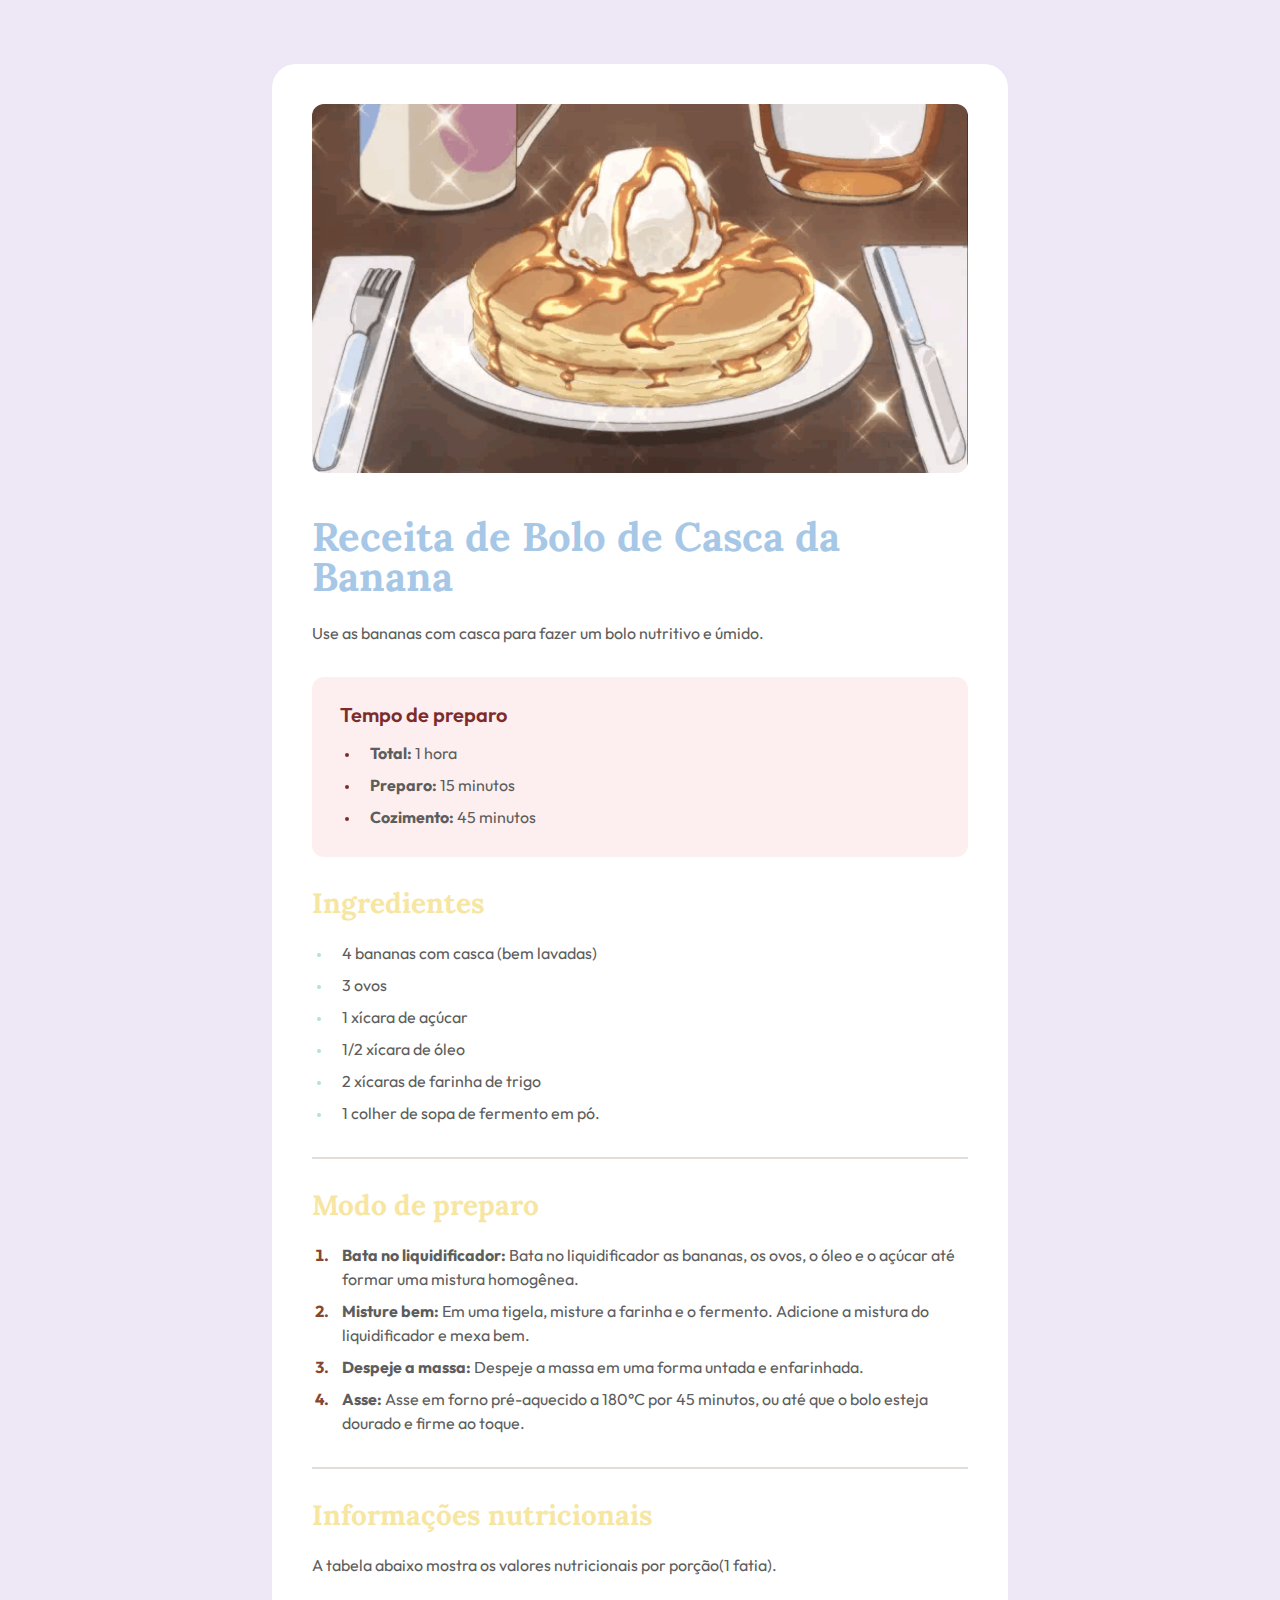
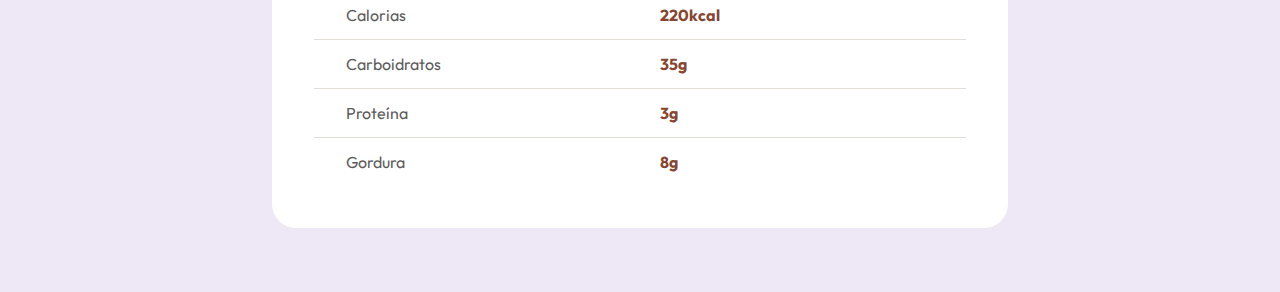
<file: receita7.html>
<!DOCTYPE html>
<html lang="pt-BR">
<head>
    <meta charset="UTF-8">
    <meta name="viewport" content="width=device-width, initial-scale=1.0">
    <link rel="preconnect" href="https://fonts.googleapis.com">
    <link rel="preconnect" href="https://fonts.gstatic.com" crossorigin>
    <link href="https://fonts.googleapis.com/css2?family=Lora:ital,wght@0,400..700;1,400..700&family=Outfit:wght@100..900&display=swap" rel="stylesheet">
    <link rel="stylesheet" href="css/corporeceita.css">
    <title>Receita de Bolo de banana com Casca</title>
</head>
<body>
    <div>
        <img src="./img/f78badfd1a7ddf29d04600c00dd87458.gif" alt="imagem de um omelete recheado de folhas verdes e legumes">
        <h1>Receita de Bolo de Casca da Banana</h1>
        <p>Use as bananas com casca para fazer um bolo nutritivo e úmido.</p>

        <div class="tempo">
            <h2>Tempo de preparo</h2>

            <ul>
                <li>
                    <strong>Total:</strong> 1 hora
                </li>
                <li>
                    <strong>Preparo:</strong> 15 minutos
                </li>
                <li>
                    <strong>Cozimento:</strong> 45 minutos
                </li>
            </ul>
        </div>

        <div class="ingredientes">
            <h2>Ingredientes</h2>

            <ul>
                <li>4 bananas com casca (bem lavadas)</li>
                <li>3 ovos</li>
                <li>1 xícara de açúcar</li>
                <li>1/2 xícara de óleo</li>
                <li>2 xícaras de farinha de trigo</li>
                <li>1 colher de sopa de fermento em pó.</li>
            </ul>
        </div>

        <hr>

        <div class="modo">
            <h2>Modo de preparo</h2>

            <ol>
                <li>
                    <strong>Bata no liquidificador:</strong> Bata no liquidificador as bananas, os ovos, o óleo e o açúcar até formar uma mistura homogênea.
                <li>
                    <strong>Misture bem:</strong> Em uma tigela, misture a farinha e o fermento. Adicione a mistura do liquidificador e mexa bem.
                </li>
                <li>
                    <strong>Despeje a massa:</strong> Despeje a massa em uma forma untada e enfarinhada.
                </li>
                <li>
                    <strong>Asse:</strong> Asse em forno pré-aquecido a 180°C por 45 minutos, ou até que o bolo esteja dourado e firme ao toque.
                </li>
            </ol>
        </div>

        <hr>

        <div class="informacoes">
            <h2>Informações nutricionais</h2>

            <p>A tabela abaixo mostra os valores nutricionais por porção(1 fatia).</p>

            <table>
                <tr>
                    <th>Calorias</th>
                    <td>220kcal</td>
                </tr>
                <tr>
                    <th>Carboidratos</th>
                    <td>35g</td>
                </tr>
                <tr>
                    <th>Proteína</th>
                    <td>3g</td>
                </tr>
                <tr>
                    <th>Gordura</th>
                    <td>8g</td>
                </tr>
            </table>
        </div>
    </div>
</body>
</html>
</file>
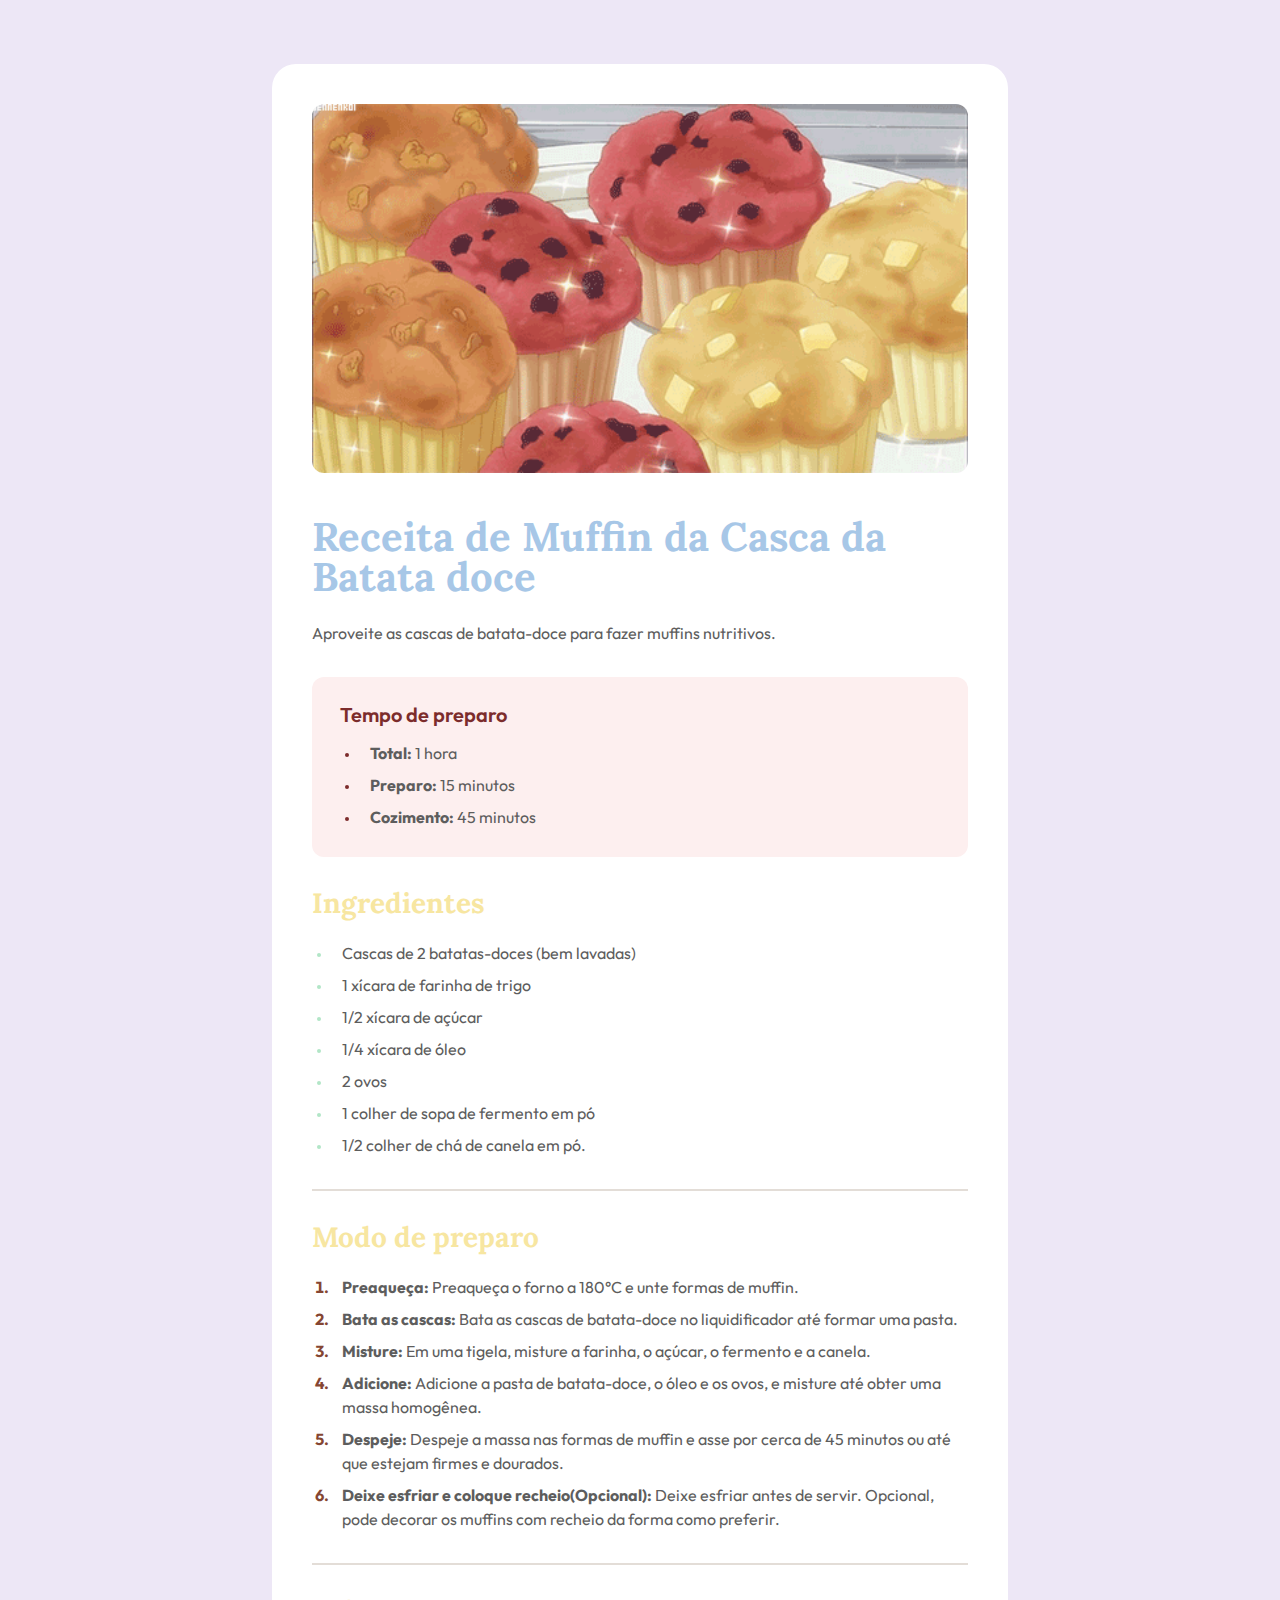
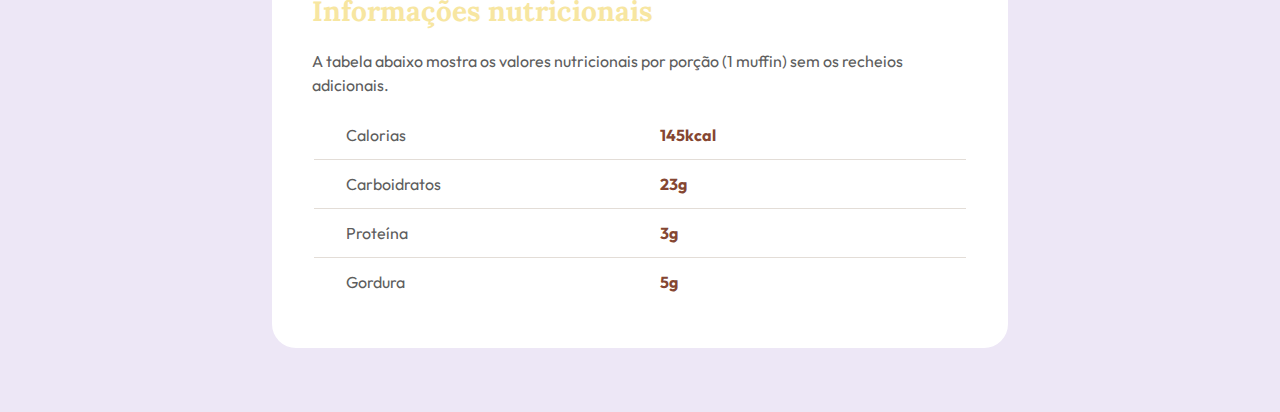
<file: receita8.html>
<!DOCTYPE html>
<html lang="pt-BR">
<head>
    <meta charset="UTF-8">
    <meta name="viewport" content="width=device-width, initial-scale=1.0">
    <link rel="preconnect" href="https://fonts.googleapis.com">
    <link rel="preconnect" href="https://fonts.gstatic.com" crossorigin>
    <link href="https://fonts.googleapis.com/css2?family=Lora:ital,wght@0,400..700;1,400..700&family=Outfit:wght@100..900&display=swap" rel="stylesheet">
    <link rel="stylesheet" href="css/corporeceita.css">
    <title>Receita de Muffin</title>
</head>
<body>
    <div>
        <img src="./img/muffin.gif" alt="imagem de um omelete recheado de folhas verdes e legumes">
        <h1>Receita de Muffin da Casca da Batata doce</h1>
        <p>Aproveite as cascas de batata-doce para fazer muffins nutritivos.</p>

        <div class="tempo">
            <h2>Tempo de preparo</h2>

            <ul>
                <li>
                    <strong>Total:</strong> 1 hora
                </li>
                <li>
                    <strong>Preparo:</strong> 15 minutos
                </li>
                <li>
                    <strong>Cozimento:</strong> 45 minutos
                </li>
            </ul>
        </div>

        <div class="ingredientes">
            <h2>Ingredientes</h2>

            <ul>
                <li>Cascas de 2 batatas-doces (bem lavadas)</li>
                <li>1 xícara de farinha de trigo</li>
                <li>1/2 xícara de açúcar</li>
                <li>1/4 xícara de óleo</li>
                <li>2 ovos</li>
                <li>1 colher de sopa de fermento em pó</li>
                <li>1/2 colher de chá de canela em pó.</li>
            </ul>
        </div>

        <hr>

        <div class="modo">
            <h2>Modo de preparo</h2>

            <ol>
                <li>
                    <strong>Preaqueça:</strong> Preaqueça o forno a 180°C e unte formas de muffin.
                </li>
                <li>
                    <strong>Bata as cascas:</strong> Bata as cascas de batata-doce no liquidificador até formar uma pasta.
                </li>
                <li>
                    <strong>Misture:</strong> Em uma tigela, misture a farinha, o açúcar, o fermento e a canela.
                </li>
                <li>
                    <strong>Adicione:</strong> Adicione a pasta de batata-doce, o óleo e os ovos, e misture até obter uma massa homogênea.
                </li>
                <li>
                    <strong>Despeje:</strong> Despeje a massa nas formas de muffin e asse por cerca de 45 minutos ou até que estejam firmes e dourados.
                </li>
                <li>
                    <strong>Deixe esfriar e coloque recheio(Opcional):</strong> Deixe esfriar antes de servir. Opcional, pode decorar os muffins com recheio da forma como preferir.
                </li>
            </ol>
        </div>

        <hr>

        <div class="informacoes">
            <h2>Informações nutricionais</h2>

            <p>A tabela abaixo mostra os valores nutricionais por porção (1 muffin) sem os recheios adicionais.</p>

            <table>
                <tr>
                    <th>Calorias</th>
                    <td>145kcal</td>
                </tr>
                <tr>
                    <th>Carboidratos</th>
                    <td>23g</td>
                </tr>
                <tr>
                    <th>Proteína</th>
                    <td>3g</td>
                </tr>
                <tr>
                    <th>Gordura</th>
                    <td>5g</td>
                </tr>
            </table>
        </div>
    </div>
</body>
</html>
</file>
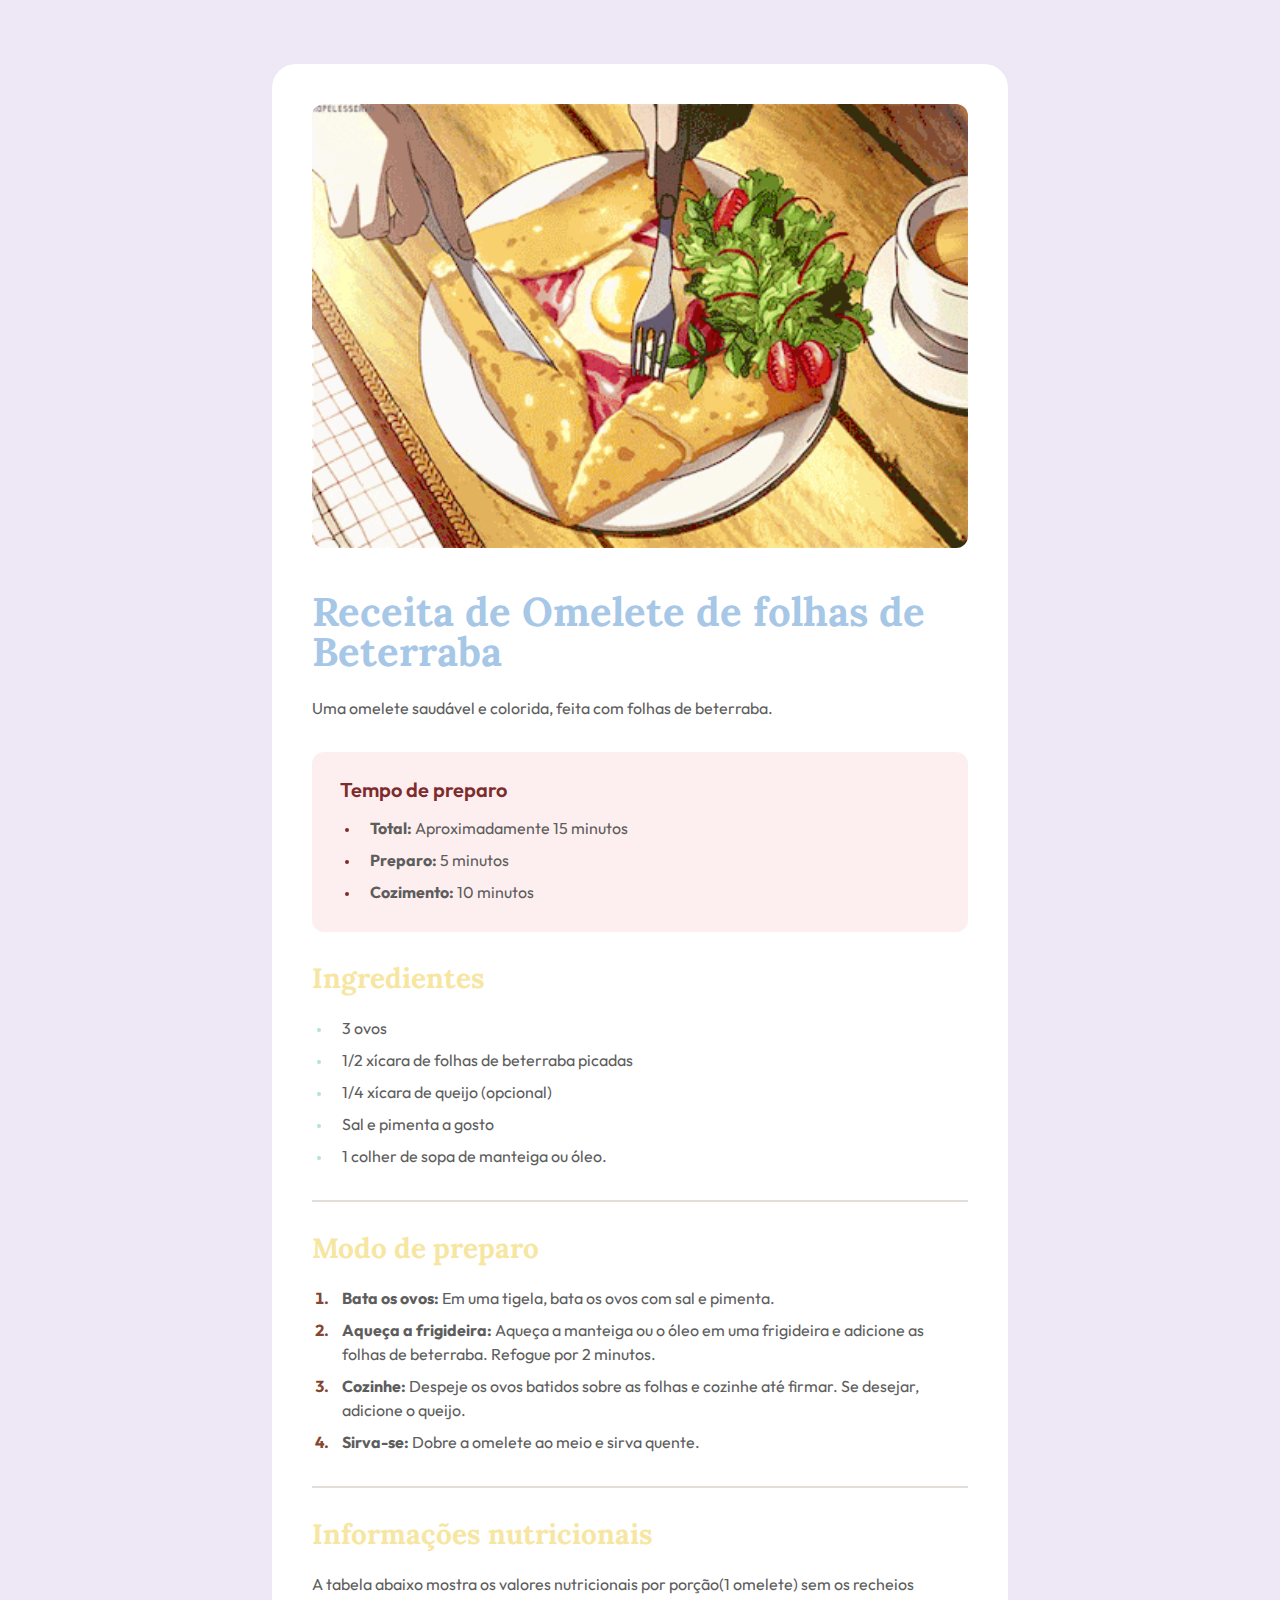
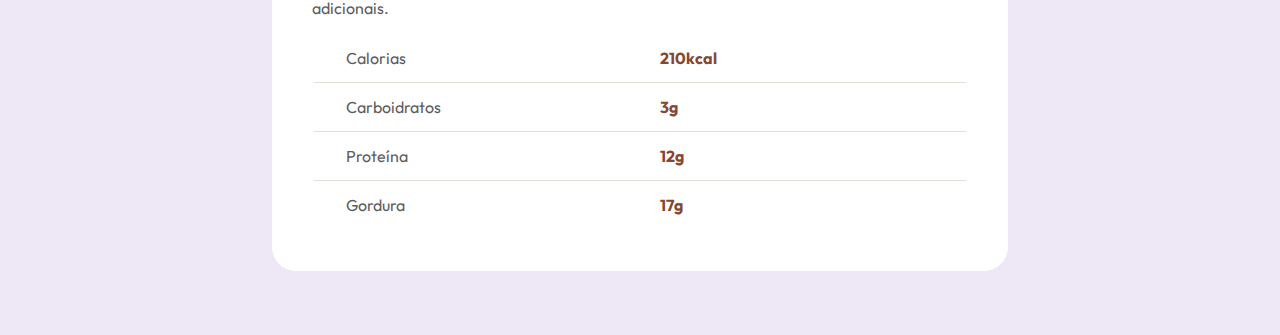
<file: receita9.html>
<!DOCTYPE html>
<html lang="pt-BR">
<head>
    <meta charset="UTF-8">
    <meta name="viewport" content="width=device-width, initial-scale=1.0">
    <link rel="preconnect" href="https://fonts.googleapis.com">
    <link rel="preconnect" href="https://fonts.gstatic.com" crossorigin>
    <link href="https://fonts.googleapis.com/css2?family=Lora:ital,wght@0,400..700;1,400..700&family=Outfit:wght@100..900&display=swap" rel="stylesheet">
    <link rel="stylesheet" href="css/corporeceita.css">
    <title>Receita de Omelete de Beterrada</title>
</head>
<body>
    <div>
        <img src="./img/28d48850a1dc45aedb7b94b42b44aade.gif" alt="imagem de um omelete recheado de folhas verdes e legumes">
        <h1>Receita de Omelete de folhas de Beterraba</h1>
        <p>Uma omelete saudável e colorida, feita com folhas de beterraba.</p>

        <div class="tempo">
            <h2>Tempo de preparo</h2>

            <ul>
                <li>
                    <strong>Total:</strong> Aproximadamente 15 minutos
                </li>
                <li>
                    <strong>Preparo:</strong> 5 minutos
                </li>
                <li>
                    <strong>Cozimento:</strong> 10 minutos
                </li>
            </ul>
        </div>

        <div class="ingredientes">
            <h2>Ingredientes</h2>

            <ul>
                <li>3 ovos</li>
                <li>1/2 xícara de folhas de beterraba picadas</li>
                <li>1/4 xícara de queijo (opcional)</li>
                <li>Sal e pimenta a gosto</li>
                <li>1 colher de sopa de manteiga ou óleo.</li>
            </ul>
        </div>

        <hr>

        <div class="modo">
            <h2>Modo de preparo</h2>

            <ol>
                <li>
                    <strong>Bata os ovos:</strong> Em uma tigela, bata os ovos com sal e pimenta.
                </li>
                <li>
                    <strong>Aqueça a frigideira:</strong> Aqueça a manteiga ou o óleo em uma frigideira e adicione as folhas de beterraba. Refogue por 2 minutos.
                </li>
                <li>
                    <strong>Cozinhe:</strong> Despeje os ovos batidos sobre as folhas e cozinhe até firmar. Se desejar, adicione o queijo.
                </li>
                <li>
                    <strong>Sirva-se:</strong> Dobre a omelete ao meio e sirva quente.
                </li>
            </ol>
        </div>

        <hr>

        <div class="informacoes">
            <h2>Informações nutricionais</h2>

            <p>A tabela abaixo mostra os valores nutricionais por porção(1 omelete) sem os recheios adicionais.</p>

            <table>
                <tr>
                    <th>Calorias</th>
                    <td>210kcal</td>
                </tr>
                <tr>
                    <th>Carboidratos</th>
                    <td>3g</td>
                </tr>
                <tr>
                    <th>Proteína</th>
                    <td>12g</td>
                </tr>
                <tr>
                    <th>Gordura</th>
                    <td>17g</td>
                </tr>
            </table>
        </div>
    </div>
</body>
</html>
</file>
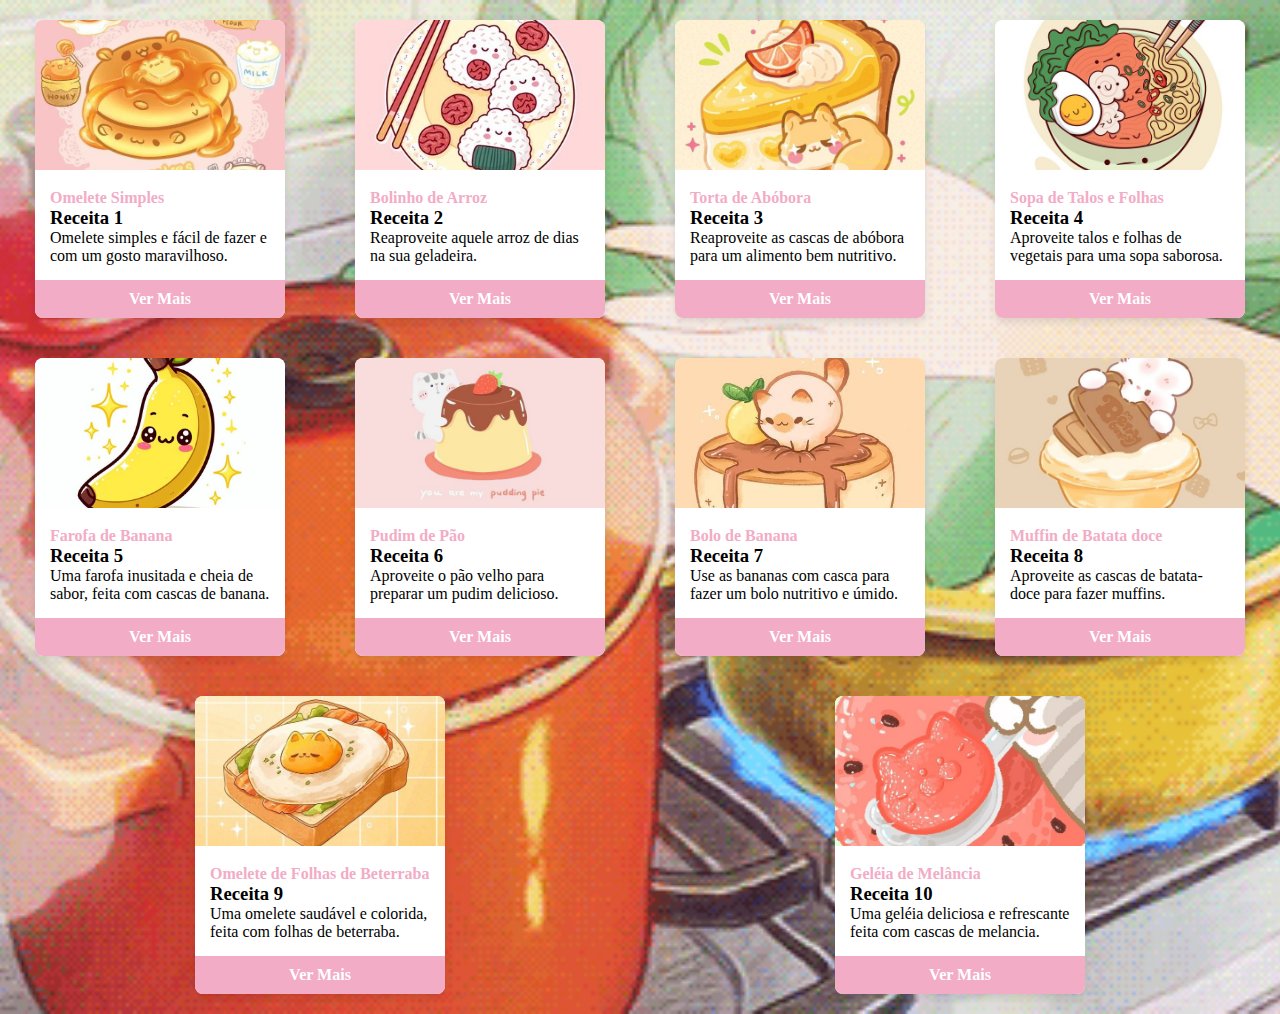
<file: receitas.html>
<!DOCTYPE html>
<html lang="pt-br">
<head>
    <meta charset="UTF-8">
    <meta name="viewport" content="width=device-width, initial-scale=1.0">
    <meta http-equiv="X-UA-Compatible" content="IE=edge" />
    <title>Receitas</title>
    <link rel="shortcut icon" href="img/receita-icon.ico" type="image/x-icon">
    <link rel="stylesheet" href="css/corpo.css">
</head>
<body>
    <div class="container-cards">
        <!-- Card 1 -->
        <div class="card card-1">
            <img src="./img/Omeletesimples.jpg" alt="Receita 1" class="card-img">
            <div class="card-body">
                <h4 class="card-local">Omelete Simples</h4>
                <h3>Receita 1</h3>
                <p>Omelete simples e fácil de fazer e com um gosto maravilhoso.</p>
            </div>
            <div class="card-footer">
                <a href="receita1.html">Ver Mais</a>
            </div>
        </div>
    
        <!-- Card 2 -->
        <div class="card card-2">
            <img src="./img/bolinhodeArroz1.jpg" alt="Receita 2" class="card-img">
            <div class="card-body">
                <h4 class="card-local">Bolinho de Arroz</h4>
                <h3>Receita 2</h3>
                <p>Reaproveite aquele arroz de dias na sua geladeira.</p>
            </div>
            <div class="card-footer">
                <a href="receita2.html">Ver Mais</a>
            </div>
        </div>
    
        <!-- Card 3 -->
        <div class="card card-3">
            <img src="./img/Tortacasca.jpg" alt="Receita 3" class="card-img">
            <div class="card-body">
                <h4 class="card-local">Torta de Abóbora</h4>
                <h3>Receita 3</h3>
                <p>Reaproveite as cascas de abóbora para um alimento bem nutritivo.</p>
            </div>
            <div class="card-footer">
                <a href="receita3.html">Ver Mais</a>
            </div>
        </div>
    
        <!-- Card 4 -->
        <div class="card card-4">
            <img src="./img/Sopadetalos.jpg" alt="Receita 4" class="card-img">
            <div class="card-body">
                <h4 class="card-local">Sopa de Talos e Folhas</h4>
                <h3>Receita 4</h3>
                <p>Aproveite talos e folhas de vegetais para uma sopa saborosa.</p>
            </div>
            <div class="card-footer">
                <a href="receita4.html">Ver Mais</a>
            </div>
        </div>
    
        <!-- Card 5 -->
        <div class="card card-5">
            <img src="./img/Banana1.jpg" alt="Receita 5" class="card-img">
            <div class="card-body">
                <h4 class="card-local">Farofa de Banana</h4>
                <h3>Receita 5</h3>
                <p>Uma farofa inusitada e cheia de sabor, feita com cascas de banana.</p>
            </div>
            <div class="card-footer">
                <a href="receita5.html">Ver Mais</a>
            </div>
        </div>
    
        <!-- Card 6 -->
        <div class="card card-6">
            <img src="./img/pudim.jpg" alt="Receita 6" class="card-img">
            <div class="card-body">
                <h4 class="card-local">Pudim de Pão</h4>
                <h3>Receita 6</h3>
                <p>Aproveite o pão velho para preparar um pudim delicioso.</p>
            </div>
            <div class="card-footer">
                <a href="receita6.html">Ver Mais</a>
            </div>
        </div>
    
        <!-- Card 7 -->
        <div class="card card-7">
            <img src="./img/Bolodacasca.jpg" alt="Receita 7" class="card-img">
            <div class="card-body">
                <h4 class="card-local">Bolo de Banana</h4>
                <h3>Receita 7</h3>
                <p>Use as bananas com casca para fazer um bolo nutritivo e úmido.</p>
            </div>
            <div class="card-footer">
                <a href="receita7.html">Ver Mais</a>
            </div>
        </div>
    
        <!-- Card 8 -->
        <div class="card card-8">
            <img src="./img/Muffindecasca.jpg" alt="Receita 8" class="card-img">
            <div class="card-body">
                <h4 class="card-local">Muffin de Batata doce</h4>
                <h3>Receita 8</h3>
                <p>Aproveite as cascas de batata-doce para fazer muffins.</p>
            </div>
            <div class="card-footer">
                <a href="receita8.html">Ver Mais</a>
            </div>
        </div>
    
        <!-- Card 9 -->
        <div class="card card-9">
            <img src="./img/omelete1.jpg" alt="Receita 9" class="card-img">
            <div class="card-body">
                <h4 class="card-local">Omelete de Folhas de Beterraba</h4>
                <h3>Receita 9</h3>
                <p>Uma omelete saudável e colorida, feita com folhas de beterraba.</p>
            </div>
            <div class="card-footer">
                <a href="receita9.html">Ver Mais</a>
            </div>
        </div>
    
        <!-- Card 10 -->
        <div class="card card-10">
            <img src="./img/Geleiademelancia.jpg" alt="Receita 10" class="card-img">
            <div class="card-body">
                <h4 class="card-local">Geléia de Melância</h4>
                <h3>Receita 10</h3>
                <p>Uma geléia deliciosa e refrescante feita com cascas de melancia.</p>
            </div>
            <div class="card-footer">
                <a href="receita10.html">Ver Mais</a>
            </div>
        </div>
    </div>

</body>
</html>
</file>
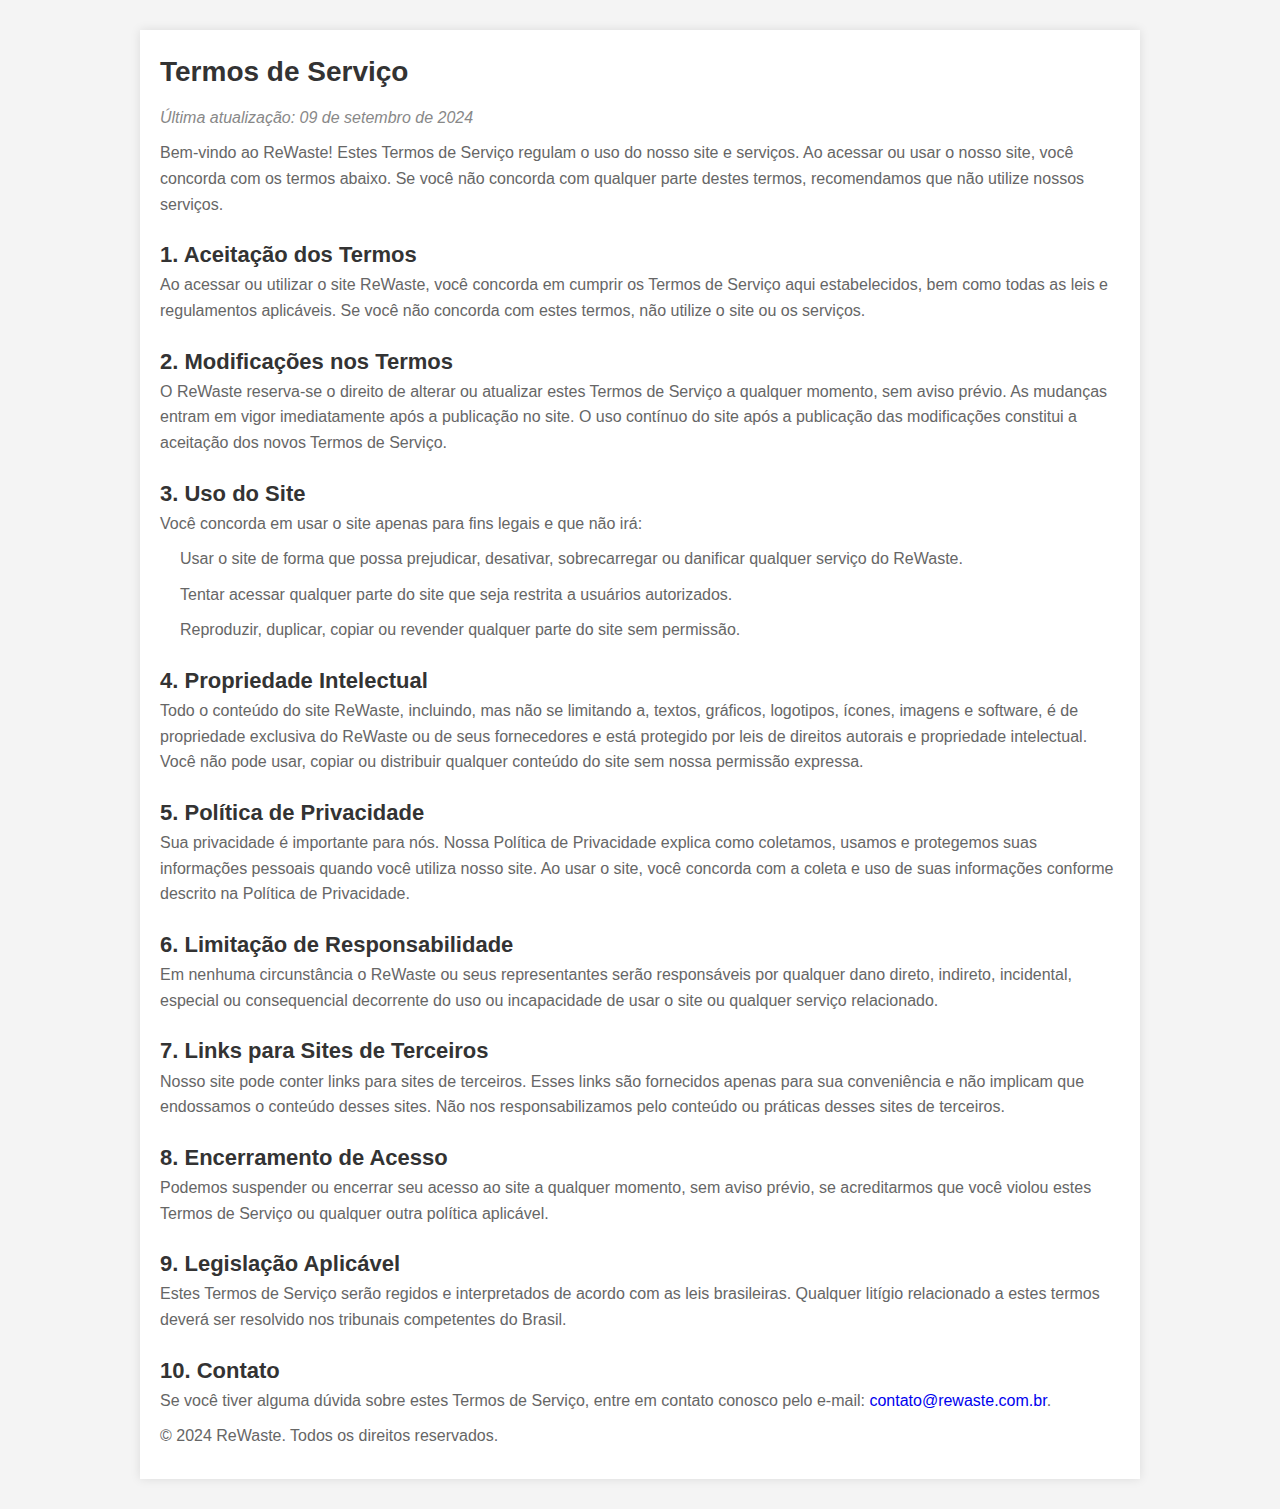
<file: termos.html>
<!DOCTYPE html>
<html lang="pt-br">
<head>
    <meta charset="UTF-8">
    <meta name="viewport" content="width=device-width, initial-scale=1.0">
    <title>Termos de Serviço - ReWaste</title>
    <link rel="stylesheet" href="css/style.css">
    <link rel="icon" href="img/Footer/book-open.ico" type="image/x-icon">
</head>
<body id="termos-page">

    <div class="container">
        <h1>Termos de Serviço</h1>
        <p class="last-updated">Última atualização: 09 de setembro de 2024</p>

        <p>Bem-vindo ao ReWaste! Estes Termos de Serviço regulam o uso do nosso site e serviços. Ao acessar ou usar o nosso site, você concorda com os termos abaixo. Se você não concorda com qualquer parte destes termos, recomendamos que não utilize nossos serviços.</p>

        <h2>1. Aceitação dos Termos</h2>
        <p>Ao acessar ou utilizar o site ReWaste, você concorda em cumprir os Termos de Serviço aqui estabelecidos, bem como todas as leis e regulamentos aplicáveis. Se você não concorda com estes termos, não utilize o site ou os serviços.</p>

        <h2>2. Modificações nos Termos</h2>
        <p>O ReWaste reserva-se o direito de alterar ou atualizar estes Termos de Serviço a qualquer momento, sem aviso prévio. As mudanças entram em vigor imediatamente após a publicação no site. O uso contínuo do site após a publicação das modificações constitui a aceitação dos novos Termos de Serviço.</p>

        <h2>3. Uso do Site</h2>
        <p>Você concorda em usar o site apenas para fins legais e que não irá:</p>
        <ul>
            <li>Usar o site de forma que possa prejudicar, desativar, sobrecarregar ou danificar qualquer serviço do ReWaste.</li>
            <li>Tentar acessar qualquer parte do site que seja restrita a usuários autorizados.</li>
            <li>Reproduzir, duplicar, copiar ou revender qualquer parte do site sem permissão.</li>
        </ul>

        <h2>4. Propriedade Intelectual</h2>
        <p>Todo o conteúdo do site ReWaste, incluindo, mas não se limitando a, textos, gráficos, logotipos, ícones, imagens e software, é de propriedade exclusiva do ReWaste ou de seus fornecedores e está protegido por leis de direitos autorais e propriedade intelectual. Você não pode usar, copiar ou distribuir qualquer conteúdo do site sem nossa permissão expressa.</p>

        <h2>5. Política de Privacidade</h2>
        <p>Sua privacidade é importante para nós. Nossa Política de Privacidade explica como coletamos, usamos e protegemos suas informações pessoais quando você utiliza nosso site. Ao usar o site, você concorda com a coleta e uso de suas informações conforme descrito na Política de Privacidade.</p>

        <h2>6. Limitação de Responsabilidade</h2>
        <p>Em nenhuma circunstância o ReWaste ou seus representantes serão responsáveis por qualquer dano direto, indireto, incidental, especial ou consequencial decorrente do uso ou incapacidade de usar o site ou qualquer serviço relacionado.</p>

        <h2>7. Links para Sites de Terceiros</h2>
        <p>Nosso site pode conter links para sites de terceiros. Esses links são fornecidos apenas para sua conveniência e não implicam que endossamos o conteúdo desses sites. Não nos responsabilizamos pelo conteúdo ou práticas desses sites de terceiros.</p>

        <h2>8. Encerramento de Acesso</h2>
        <p>Podemos suspender ou encerrar seu acesso ao site a qualquer momento, sem aviso prévio, se acreditarmos que você violou estes Termos de Serviço ou qualquer outra política aplicável.</p>

        <h2>9. Legislação Aplicável</h2>
        <p>Estes Termos de Serviço serão regidos e interpretados de acordo com as leis brasileiras. Qualquer litígio relacionado a estes termos deverá ser resolvido nos tribunais competentes do Brasil.</p>

        <h2>10. Contato</h2>
        <p>Se você tiver alguma dúvida sobre estes Termos de Serviço, entre em contato conosco pelo e-mail: <a href="mailto:contato@rewaste.com.br">contato@rewaste.com.br</a>.</p>

        <p>&copy; 2024 ReWaste. Todos os direitos reservados.</p>
    </div>

</body>
</html>
</file>
<file: css/style.css>
@import url('https://fonts.googleapis.com/css2?family=Playfair+Display:ital,wght@0,400..900;1,400..900&display=swap');
*{
  margin: 0;
  padding: 0;
  box-sizing: border-box;
  text-decoration: none;
  list-style: none;
}
body{
    font-family: "Playfair Display", serif;
}
:root{
   --rosa: #D9C1D2;
   --verde: #055902;
   --verde-escuro: #014005;
   --degrade-btn: repeating-linear-gradient(to right,#EDB7C5, #CAE8E3);
   --degrade-novo: linear-gradient(to right, #F2ACC6, #92C8E0, #84D9C9); 
   --marrom-claro: #BF8450;
   --cinza: #D9D9D9;
   --color-p: #ffffff;
   --color-p-2: #ffffff;
   --salmao: #FFC7BD;
   --rosaclarinho: #EDB7C5;
   --ciano: #CAE8E3;
   --cinzaescuro: #B3B3B3;
   --cinzanormal: #DBDBD9;
   --color1: #F2ACC6;
   --color2: #92C8E0;
   --color3: #84D9C9;
   --color4: #FDE3A6;
   --color5: #F3DFE0;

}
.background-verde{
    background-image: var(--degrade-novo);
}
/* Classes Reutilizaveis */
.container{
    max-width: 1440px;
    padding: 0 5.4%;
    margin: 0 auto;
}
section,
footer{
    padding: 2.7rem 0;
}
.btn-gradiente{
    padding: 10px 25px;
    cursor: pointer;
    font-weight: bold;
    border: none;
    background-image: var(--degrade-btn);
}
/* classes do Site */
nav{
    display: flex;
    justify-content: space-between;
    align-items: center;
    padding: 20px 0;
}
.Logo a{
    font-size: 30px;
    font-weight: bold;
    color: black;
}
.ul{
    display: flex;
    align-items: center;
}
.ul li{
    margin: 0 35px;
    font-size: 20px;
}
.ul li a{
    color: black;
}
/*Main*/
main .container{
    display: flex;
    align-items: center;
    justify-content: space-between;
    margin: 0;
}
.Main-text{
    width: 50%;
    color: black;
}
.Main-text h1{
    font-size: 4.5rem;
}
.Main-text div{
    align-items: center;
    display: flex;
    margin: 20px;
}
.Main-img{
    width: 40%;
}
.Main-img img{
    width: 100%;
}
/*Menu*/
.menu-icon{
    display: none;
    position: relative;
    z-index: 10;
}
/*Resultados*/
.Resultados{
    background:#FDE3A6;
    background-position: start;
}
.Resultados .container{
    display: flex;
    align-items: center;
    justify-content: center;
}
.Resultados .resultados-text{
    color: #F2ACC6;
    font-size: 1.6rem;
    font-weight: 600;
    width: 50%;
}
.Resultados .resultados-numero{
    display: flex;
    align-items: center;
    justify-content: center;
    color: #F2ACC6;
}
.Resultados .resultados-numero p{
    text-align: center;
    margin: 0 30px;
    font-size: 20px;
}
.Resultados .resultados-numero p span{
    font-size: 30px;
    font-weight: 600;
}
/*section diferenciais*/
.diferenciais .card{
    width: 30%;
    cursor: pointer;
    padding: 30px;
    border-radius: 15px;
    transition: 0.3s;
}
.diferenciais .card:hover{
    box-shadow: 0px 10px 67px 8px #92C8E0;
}
.diferenciais .container{
    display: flex;
    justify-content: space-between;
    margin: 30px auto;
}
.diferenciais .card img{
    width: 60px;
}
.diferenciais .card .titulo{
    margin: 13px 0;
    font-weight: 600;
}
/*section food*/
.Food .container{
    display: flex;
    align-items: center;
}
.Food .food-img{
    width: 50%;
}
.Food .food-img img{
    width: 100%;
    border-radius: 10px;
}
.Food .food-texto{
    width: 50%;
    padding-left: 90px;
}
.Food .food-texto h2{
    font-size: 2.5em;
}
.Food .food-texto p{
    margin: 20px 0;
    color: var(--degrade-novo);
}
.Food .food-texto p b{
    color: var(--color4);
    font-size: 25px;
}
.Food .food-texto img{
    width: 50%;
    border-radius: 10px;
}
.melhores-receitas .rosa{
    font-size: 24px;
    font-weight: 600;
    color: var(--color1);
}
.melhores-receitas h2{
    font-size: 2.5rem;
}
.melhores-receitas .cards{
    display: flex;
    justify-content: space-between;
    margin-top: 50px;
    cursor: pointer;
    transition: 0.3s;
}
.melhores-receitas .cards .card-item{
    width: 30%;
    text-align: center;
    padding: 30px 0;
    border-radius: 20px;
    background-image: linear-gradient(to right, #F2ACC6, #FDE3A6);
    box-shadow: 0px 35px 97px -15px rgb(0, 0, 0, 0.08);
}
.melhores-receitas .cards .card-item:hover{
    background-image: linear-gradient(to left, #FDE3A6, #84D9C9);
    box-shadow: 0px 10px 67px 8px #FDE3A6;
}
.melhores-receitas .cards img{
    width: 80px;
}
.melhores-receitas .cards .food-food{
    margin: 5px 0px;
    color: black;
    font-size: 30px;
    font-weight: 500;
}
.melhores-receitas .cards button{
    border-radius: 15px;
    padding: 10px 20px;
    color: white;
    background-color: var(--color1);
    border: none;
}
/*Newsletter*/
.newsLetter{
    background-color: var(--color2);
}
.newsLetter .box-newsLetter{
    text-align: center;
    padding: 100px;
    background-image: url(../img/background-newsletter.jpg);
    background-repeat: no-repeat;
    background-size: cover;
    background-position: center;
    border-radius: 15px;
}
.newsLetter .box-newsLetter h2{
    font-size: 2.5rem;
}
.newsLetter .box-newsLetter p{
    margin: 13px 0;
}
.newsLetter .box-newsLetter input{
    width: 35%;
    padding: 15px;
    border-radius: 15px;
    border: none;
    outline: none;
    color: black;
    background-color: var(--color1);
}
.newsLetter .box-newsLetter button{
    font-size: 15px;
    border: none;
    outline: none;
    padding: 15px;
    border-radius: 14px;
    color: var(--color1);
    background-color: var(--color3);
    cursor: pointer;
}
/*responsivo*/
@media (max-width: 960px){
    .menu-icon{
        display: block;
        cursor: pointer;
        position: fixed;
        top: 20px;
        right: 20px;
        z-index: 1000;
    }
    .ul{
        position: fixed;
        background: var(--degrade-btn);
        top: 0;
        width: 300px;
        height: 100%;
        left: -300px;
        transition: left 0.3s;
        display: flex;
        flex-direction: column;
        justify-content: center;
        align-items: center;
        box-shadow: 2px 0 5px rgba(0,0,0,0.1);
    }
    .ul li {
        font-size: 20px;
        margin: 20px 0;
    }
    .ul.ativo{
        left: 0;
    }
    main .container{
        flex-direction: column;
    }

    main .container .Main-img,
    main .container .Main-text{
        width: 100%;
        text-align: center;
    }
    main .container .Main-text h1{
        font-size: 4rem;
    }
    main .container .Main-text div{
        justify-content: center;
    }
    .Resultados .container{
        flex-direction: column;

    }
    .Resultados .resultados-text,
    .Resultados .resultados-numero{
        width: 100%;
        text-align: center;
    }
    .resultados-numero{
        margin-top: 30px;
    }
    .diferenciais .container{
        flex-direction: column;
    }
    .diferenciais .card{
        width: 100%;
    }
    .Food .container{
        flex-direction: column-reverse;
    }
    .Food .food-texto,
    .Food .food-img{
        width: 100%;
        text-align: left;
        padding: 0; 
    }
    .Food .food-texto h2 {
        text-align: left;
    }
    .Food .casa-texto,
    .Food .casa-img{
        width: 100%;
        text-align: center;
        padding: 0;
    }
    .melhores-receitas .cards{
        flex-direction: column;
    }
    .melhores-receitas .cards .card-item{
        width: 100%;
        margin-top: 50px;
    }
    .newsLetter .box-newsLetter {
        text-align: left;
        padding: 20px;
    }
    .newsLetter .box-newsLetter h2,
    .newsLetter .box-newsLetter p {
        margin: 0;
    }
    .newsLetter .box-newsLetter form {
        display: flex;
        flex-direction: column;
        align-items: flex-start;
    }
    .newsLetter .box-newsLetter input {
        width: 100%;
        margin-bottom: 10px;
    }
}
@media (max-width: 440px){
    .Resultados .resultados-numero{
        flex-direction: column;
    }
}
/* Footer */
.footer {
    background-color: #2c2c2c;
    color: #ffffff;
    padding: 40px 0;
    text-align: center;
}

.icon-ground {
    background-color: #ffffff;
    color: #000000;
    border-radius: 50%;
}

.footer .container {
    display: flex;
    justify-content: space-between;
    flex-wrap: wrap;
    align-items: center;
}

.footer-logo a {
    color: #ffffff;
    font-size: 24px;
    font-weight: bold;
    text-decoration: none;
}

.footer-links {
    list-style: none;
    padding: 0;
    margin: 0;
    display: flex;
    gap: 20px;
}

.footer-links li a {
    color: #ffffff;
    text-decoration: none;
    font-size: 14px;
}

.footer-links li a:hover {
    text-decoration: underline;
}

.footer-social a {
    margin: 0 10px;
}

.footer-social img {
    width: 24px;
    height: 24px;
}

.footer-bottom {
    margin-top: 20px;
    font-size: 12px;
}

.footer-bottom p {
    margin: 0;
}

/* Responsive Adjustments */
@media (max-width: 768px) {
    .footer .container {
        flex-direction: column;
        text-align: center;
    }

    .footer-links {
        margin-top: 20px;
    }
}

/* termos-page */
#termos-page {
    font-family: Arial, sans-serif;
    line-height: 1.6;
    background-color: #f4f4f4;
    margin: 0;
    padding: 0;
}

#termos-page .container {
    max-width: 1000px;
    margin: 30px auto;
    background-color: #fff;
    padding: 20px;
    box-shadow: 0 0 10px rgba(0, 0, 0, 0.1);
}

#termos-page h1 {
    font-size: 28px;
    margin-bottom: 10px;
    color: #333;
}

#termos-page h2 {
    font-size: 22px;
    margin-top: 20px;
    color: #333;
}

#termos-page p, #termos-page li {
    font-size: 16px;
    margin-bottom: 10px;
    color: #666;
}

#termos-page ul {
    list-style-type: disc;
    margin-left: 20px;
}

#termos-page .last-updated {
    font-style: italic;
    color: #888;
}
</file>
<file: css/corporeceita.css>
/* Pagina da Receita de Omelete como teste */
* {
    margin: 0;
    padding: 0;
    box-sizing: border-box;
    -webkit-font-smoothing: antialiased;
}

body {
    background-color: #EDE7F6; /* Lavanda Clara */
}

body > div {
    background-color: #fff;
    max-width: 736px;
    margin-inline: auto;
    margin-block: 64px;
    padding: 40px;
    border-radius: 24px;
}

div img {
    width: 100%;
    border-radius: 12px;
    margin-bottom: 40px;
}

h1, h2 {
    font-family: 'Lora', serif;
}

h1 {
    font-size: 40px;
    color: #A7C7E7; /* Azul Claro */
    line-height: 100%;
    margin-bottom: 24px;
}

p, li, th, td {
    font-family: 'Outfit', sans-serif;
}

p {
    color: #5D5D5D; /* Cinza Suave */
    line-height: 150%;
    margin-bottom: 32px;
}

.tempo {
    background-color: #FDEFEF; /* Rosa Chá */
    padding: 28px;
    border-radius: 12px;
    margin-bottom: 32px;
}

.tempo h2 {
    font-size: 20px;
    font-weight: 600;
    line-height: 100%;
    font-family: 'Outfit', sans-serif;
    color: #7C2C2C; /* Vinho */
    margin-bottom: 16px;
}

li {
    padding-left: 10px;
    color: #5D5D5D; /* Cinza Suave */
    line-height: 150%;
}

li + li {
    margin-top: 8px;
}

ol, ul {
    margin-left: 20px;
}

.tempo li::marker {
    color: #7C2C2C; /* Vinho */
    font-size: 12px;
}

h2 {
    font-size: 28px;
    color: #F7E6A1; /* Amarelo Pastel */
    line-height: 100%;
    margin-bottom: 24px;
}

.ingredientes li::marker {
    font-size: 12px;
    color: #B2E6C7; /* Verde Pastel */
}

hr {
    border: 1px solid #E3DDD7; /* Mantido */
    margin-block: 32px;
}

.modo li::marker {
    color: #854632; /* Mantido */
    font-weight: 700;
}

.informacoes p {
    margin-bottom: 24px;
}

table {
    width: 100%;
}

th, td {
    border-bottom: 1px solid #E3DDD7; /* Mantido */
    width: 100%;
}

tr {
    display: flex;
}

th {
    text-align: left;
    padding-left: 32px;
    font-weight: 400;
    color: #5D5D5D; /* Cinza Suave */
    line-height: 150%;
}

td {
    padding-left: 16px;
    font-weight: 700;
    color: #854632; /* Mantido */
    line-height: 150%;
}

tr + tr th, 
tr + tr td {
    padding-block: 12px;
}

tr:nth-of-type(1) th,
tr:nth-of-type(1) td {
    padding-bottom: 12px;
}

tr:nth-of-type(4) th,
tr:nth-of-type(4) td {
    border: none;
}

/* Links ou botões */
a, button {
    color: #FFA07A; /* Coral Suave */
}
</file>
<file: css/corpo.css>
* {
    margin: 0;
    padding: 0;
    box-sizing: border-box;
    text-decoration: none;
    list-style: none;
  }
  
  body {
    background-image: url(../img/ba1f3c47e64ecaa566cdc3e716f309d1.gif);
    background-size: cover;
    background-repeat: no-repeat;
    background-position: center center;
    min-height: 100vh;
    display: flex;
    justify-content: center;
    align-items: center;
  }
  :root{
    --rosa: #D9C1D2;
    --verde: #173916;
    --verde-escuro: #014005;
    --degrade-btn: repeating-linear-gradient(to right,#EDB7C5, #CAE8E3);
    --degrade-novo: linear-gradient(to right, #F2ACC6, #92C8E0, #84D9C9); 
    --marrom-claro: #BF8450;
    --cinza: #D9D9D9;
    --color-p: #ffffff;
    --color-p-2: #ffffff;
    --salmao: #FFC7BD;
    --rosaclarinho: #EDB7C5;
    --ciano: #CAE8E3;
    --cinzaescuro: #B3B3B3;
    --cinzanormal: #DBDBD9;
    --color1: #F2ACC6;
    --color2: #92C8E0;
    --color3: #84D9C9;
    --color4: #FDE3A6;
    --color5: #F3DFE0;
 
 }
  
/* Estilização base dos cards */
.container-cards {
  display: flex;
  flex-wrap: wrap;
  justify-content: space-around;
}

.card {
  width: 250px;
  margin: 20px;
  border-radius: 8px;
  overflow: hidden;
  background-color: #fff;
  box-shadow: 0 4px 8px rgba(0, 0, 0, 0.1);
}

.card-img {
  width: 100%;
  height: 150px;
  object-fit: cover;
}

.card-body {
  padding: 15px;
}

.card-footer {
  text-align: center;
  padding: 10px;
  color: white;
}

.card-footer a {
  text-decoration: none;
  color: white;
  font-weight: bold;
}

/* Cores Cards */
.card-1 .card-footer {
  background-color: var(--color1);
}

.card-1 .card-local {
  color: var(--color1);
}

.card-2 .card-footer {
  background-color: var(--color1);
}

.card-2 .card-local {
  color: var(--color1);
}

.card-3 .card-footer {
  background-color: var(--color1);
}

.card-3 .card-local {
  color: var(--color1);
}

.card-4 .card-footer {
  background-color: var(--color1);
}

.card-4 .card-local {
  color: var(--color1);
}

.card-5 .card-footer {
  background-color: var(--color1);
}

.card-5 .card-local {
  color: var(--color1);
}

.card-6 .card-footer {
  background-color: var(--color1);
}

.card-6 .card-local {
  color: var(--color1);
}

.card-7 .card-footer {
  background-color: var(--color1);
}

.card-7 .card-local {
  color: var(--color1);
}

.card-8 .card-footer {
  background-color: var(--color1);
}

.card-8 .card-local {
  color: var(--color1);
}

.card-9 .card-footer {
  background-color: var(--color1);
}

.card-9 .card-local {
  color: var(--color1);
}

.card-10 .card-footer {
  background-color: var(--color1);
}

.card-10 .card-local {
  color: var(--color1);
}

  /* Animação Hover */
  .card:hover {
    transform: scale3d(1.1, 1.1, 1);
  }
</file>
